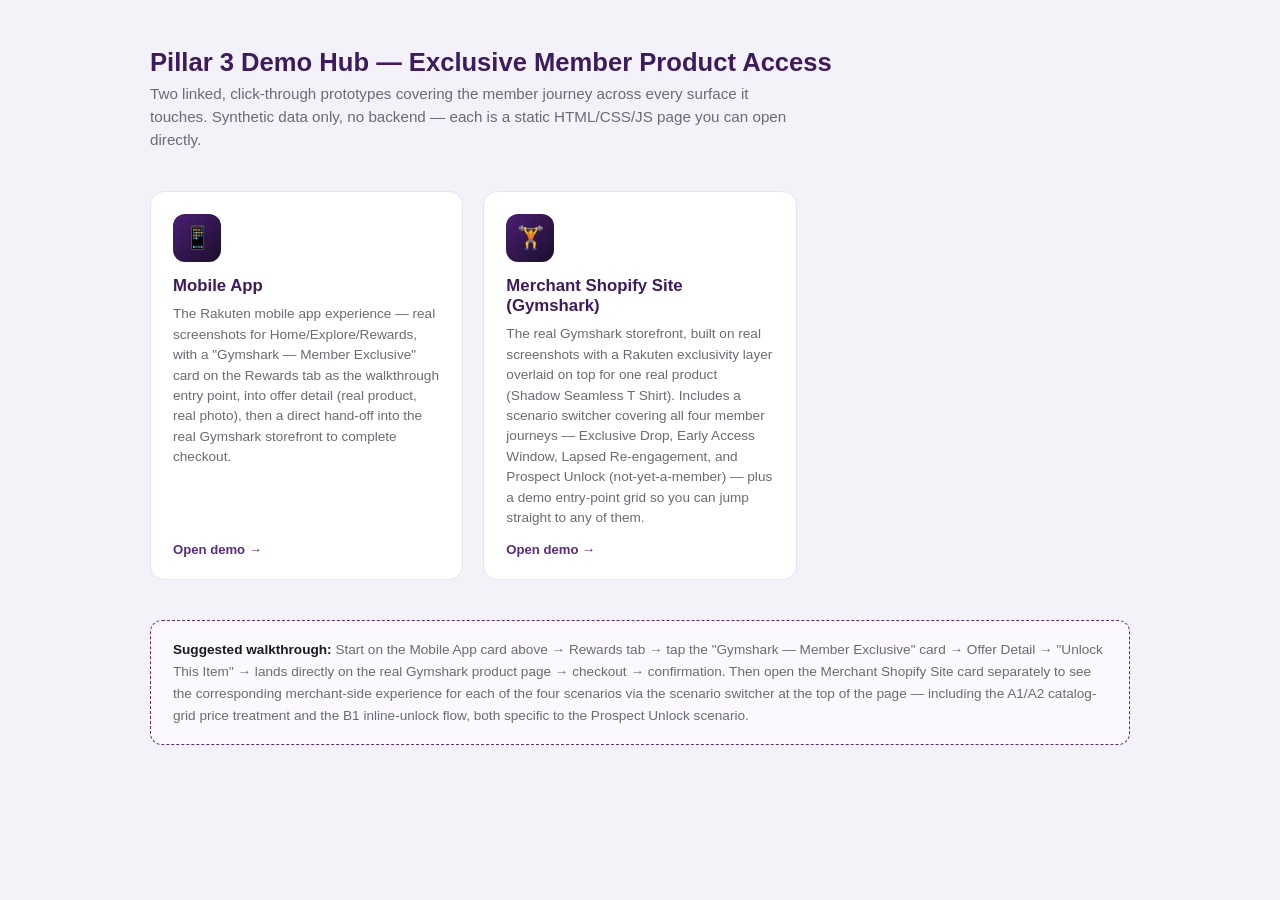
<file: index.html>
<!DOCTYPE html>
<html lang="en">
<head>
<meta charset="UTF-8">
<meta name="viewport" content="width=device-width, initial-scale=1.0">
<title>Demo Hub — Pillar 3 Exclusive Member Product Access</title>
<style>
  :root {
    --purple: #5B2A86;
    --purple-dark: #3E1B5E;
    --lavender: #EDEAF7;
    --gradient-exclusive: linear-gradient(135deg, #4B1F73 0%, #1A0E2B 100%);
    --text: #1A1A1A;
    --text-muted: #6B6B75;
    --border: #E7E4EF;
  }
  * { box-sizing: border-box; }
  body {
    margin: 0;
    font-family: -apple-system, BlinkMacSystemFont, "Segoe UI", Roboto, Helvetica, Arial, sans-serif;
    background: #F4F2F9;
    color: var(--text);
    padding: 48px 24px 64px;
  }
  .wrap { max-width: 980px; margin: 0 auto; }
  h1 { font-size: 1.6rem; color: var(--purple-dark); margin: 0 0 6px; }
  .sub { color: var(--text-muted); font-size: 0.95rem; margin: 0 0 40px; max-width: 640px; line-height: 1.5; }
  .cards {
    display: grid;
    grid-template-columns: repeat(3, 1fr);
    gap: 20px;
    margin-bottom: 40px;
  }
  .card {
    border: 1px solid var(--border);
    border-radius: 14px;
    background: white;
    padding: 22px;
    display: flex;
    flex-direction: column;
    text-decoration: none;
    color: var(--text);
    transition: box-shadow 0.15s ease, transform 0.15s ease;
  }
  .card:hover { box-shadow: 0 8px 24px rgba(91,42,134,0.15); transform: translateY(-2px); }
  .card-icon {
    width: 48px;
    height: 48px;
    border-radius: 12px;
    background: var(--gradient-exclusive);
    color: white;
    display: flex;
    align-items: center;
    justify-content: center;
    font-size: 22px;
    margin-bottom: 14px;
  }
  .card h2 { font-size: 1.05rem; margin: 0 0 8px; color: var(--purple-dark); }
  .card p { font-size: 0.85rem; color: var(--text-muted); line-height: 1.5; margin: 0 0 14px; flex: 1; }
  .card .enter { font-size: 0.82rem; font-weight: 700; color: var(--purple); }
  .walkthrough {
    border: 1px dashed var(--purple);
    border-radius: 12px;
    padding: 18px 22px;
    background: #FBF9FF;
    font-size: 0.85rem;
    color: var(--text-muted);
    line-height: 1.6;
    margin-bottom: 32px;
  }
  .walkthrough strong { color: var(--text); }
  .refs {
    font-size: 0.82rem;
    color: var(--text-muted);
  }
  .refs a { color: var(--purple); text-decoration: underline; }
</style>
</head>
<body>

<div class="wrap">
  <h1>Pillar 3 Demo Hub — Exclusive Member Product Access</h1>
  <p class="sub">Two linked, click-through prototypes covering the member journey across every surface it touches. Synthetic data only, no backend — each is a static HTML/CSS/JS page you can open directly.</p>

  <div class="cards">
    <a class="card" href="pillar-3-exclusive-access/index.html">
      <div class="card-icon">📱</div>
      <h2>Mobile App</h2>
      <p>The Rakuten mobile app experience — real screenshots for Home/Explore/Rewards, with a "Gymshark — Member Exclusive" card on the Rewards tab as the walkthrough entry point, into offer detail (real product, real photo), then a direct hand-off into the real Gymshark storefront to complete checkout.</p>
      <span class="enter">Open demo →</span>
    </a>

    <a class="card" href="pillar-3-merchant-shopify/index.html">
      <div class="card-icon">🏋️</div>
      <h2>Merchant Shopify Site (Gymshark)</h2>
      <p>The real Gymshark storefront, built on real screenshots with a Rakuten exclusivity layer overlaid on top for one real product (Shadow Seamless T Shirt). Includes a scenario switcher covering all four member journeys — Exclusive Drop, Early Access Window, Lapsed Re-engagement, and Prospect Unlock (not-yet-a-member) — plus a demo entry-point grid so you can jump straight to any of them.</p>
      <span class="enter">Open demo →</span>
    </a>
  </div>

  <div class="walkthrough">
    <strong>Suggested walkthrough:</strong> Start on the Mobile App card above → Rewards tab → tap the "Gymshark — Member Exclusive" card → Offer Detail → "Unlock This Item" → lands directly on the real Gymshark product page → checkout → confirmation. Then open the Merchant Shopify Site card separately to see the corresponding merchant-side experience for each of the four scenarios via the scenario switcher at the top of the page — including the A1/A2 catalog-grid price treatment and the B1 inline-unlock flow, both specific to the Prospect Unlock scenario.
  </div>
</div>

</body>
</html>
</file>
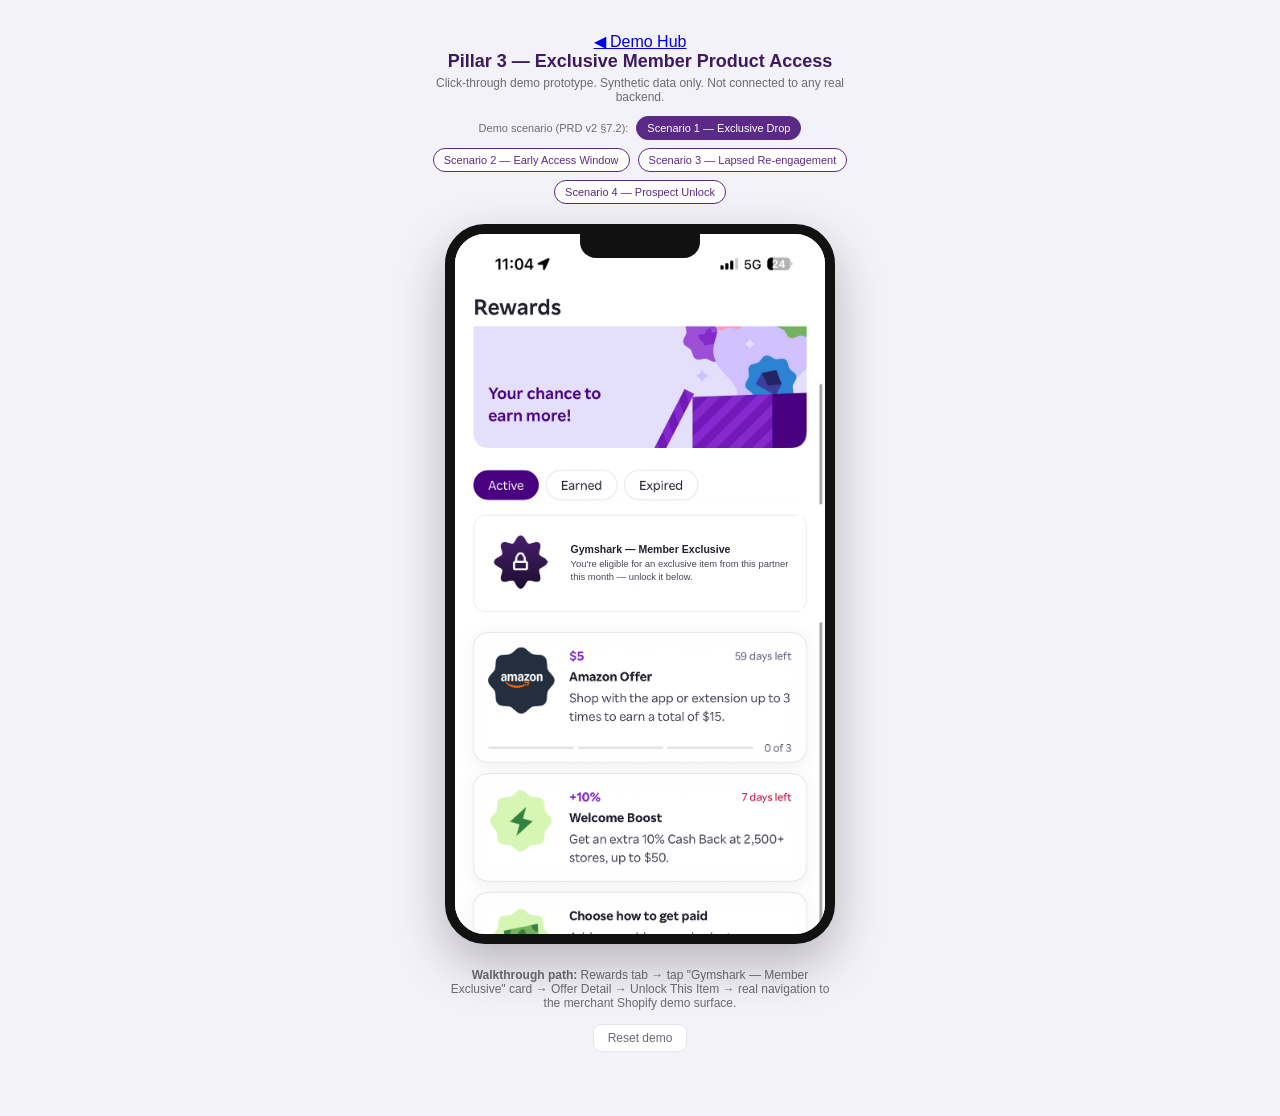
<file: pillar-3-exclusive-access/index.html>
<!DOCTYPE html>
<html lang="en">
<head>
<meta charset="UTF-8">
<meta name="viewport" content="width=device-width, initial-scale=1.0">
<title>Pillar 3 Demo — Exclusive Member Product Access</title>
<link rel="stylesheet" href="styles.css">
</head>
<body>

<div class="rig">

  <div class="rig-header">
    <a href="../index.html" class="demo-hub-link">◀ Demo Hub</a>
    <h1>Pillar 3 — Exclusive Member Product Access</h1>
    <p>Click-through demo prototype. Synthetic data only. Not connected to any real backend.</p>
    <div class="variant-toggle" id="scenarioToggle">
      <span>Demo scenario (PRD v2 §7.2):</span>
      <!-- Buttons injected by app.js from shared PILLAR3.SCENARIOS -->
    </div>
  </div>

  <div class="phone">
    <div class="phone-notch"></div>
    <!-- Hand-coded statusbar/nav below are only shown for screens that have no real
         screenshot (offerDetail, searchEmpty, instore/account placeholder).
         Home/Explore/Rewards render real screenshots that already have a real
         status bar + nav bar baked into their pixels, so app.js hides both of
         these elements while one of those three is active. -->
    <div class="statusbar" id="statusBar">
      <span>11:04</span>
      <span class="statusbar-icons">•••• 5G 🔋</span>
    </div>

    <div class="screen-viewport" id="screenViewport">
      <!-- Screens injected by app.js -->
    </div>

    <nav class="bottom-nav" id="bottomNav">
      <button class="nav-item" data-screen="home">
        <span class="nav-icon">
          <svg viewBox="0 0 24 24" fill="none" stroke="currentColor" stroke-width="2" stroke-linecap="round" stroke-linejoin="round"><path d="M3 11.5 12 4l9 7.5"/><path d="M5.5 10v9.5a1 1 0 0 0 1 1H9a1 1 0 0 0 1-1V15a1 1 0 0 1 1-1h2a1 1 0 0 1 1 1v4.5a1 1 0 0 0 1 1h2.5a1 1 0 0 0 1-1V10"/></svg>
        </span><span>Home</span>
      </button>
      <button class="nav-item" data-screen="explore">
        <span class="nav-icon">
          <svg viewBox="0 0 24 24" fill="none" stroke="currentColor" stroke-width="2" stroke-linecap="round" stroke-linejoin="round"><circle cx="11" cy="11" r="7"/><path d="m20 20-3.6-3.6"/></svg>
        </span><span>Explore</span>
      </button>
      <button class="nav-item" data-screen="rewards">
        <span class="nav-icon">
          <svg viewBox="0 0 24 24" fill="none" stroke="currentColor" stroke-width="2" stroke-linecap="round" stroke-linejoin="round"><rect x="3" y="9" width="18" height="11" rx="1.5"/><path d="M3 9h18v3.5H3z" fill="currentColor" stroke="none" opacity="0.15"/><path d="M12 9v11M3 9V7a1.5 1.5 0 0 1 1.5-1.5H9A3 3 0 0 1 12 8a3 3 0 0 1 3-2.5h4.5A1.5 1.5 0 0 1 21 7v2"/><path d="M12 8a2.5 2.5 0 0 0-2.5-2.5A2 2 0 0 0 7.5 7.5C7.5 9 9 9 12 9Zm0 0a2.5 2.5 0 0 1 2.5-2.5A2 2 0 0 1 16.5 7.5c0 1.5-1.5 1.5-4.5 1.5Z"/></svg>
        </span><span>Rewards</span>
      </button>
      <button class="nav-item" data-screen="instore">
        <span class="nav-icon">
          <svg viewBox="0 0 24 24" fill="none" stroke="currentColor" stroke-width="2" stroke-linecap="round" stroke-linejoin="round"><path d="M12 21s7-6.5 7-12a7 7 0 1 0-14 0c0 5.5 7 12 7 12Z"/><circle cx="12" cy="9" r="2.5"/></svg>
        </span><span>In-Store</span>
      </button>
      <button class="nav-item" data-screen="account">
        <span class="nav-icon">
          <svg viewBox="0 0 24 24" fill="none" stroke="currentColor" stroke-width="2" stroke-linecap="round" stroke-linejoin="round"><circle cx="12" cy="8" r="4"/><path d="M4 20c0-3.5 3.5-6 8-6s8 2.5 8 6"/></svg>
        </span><span>Account</span>
      </button>
    </nav>
  </div>

  <div class="rig-footer">
    <p><strong>Walkthrough path:</strong> Rewards tab → tap "Gymshark — Member Exclusive" card → Offer Detail → Unlock This Item → real navigation to the merchant Shopify demo surface.</p>
    <button id="resetBtn" class="reset-btn">Reset demo</button>
  </div>

</div>

<script src="../shared/lifecycle-data.js"></script>
<script src="app.js"></script>
</body>
</html>
</file>
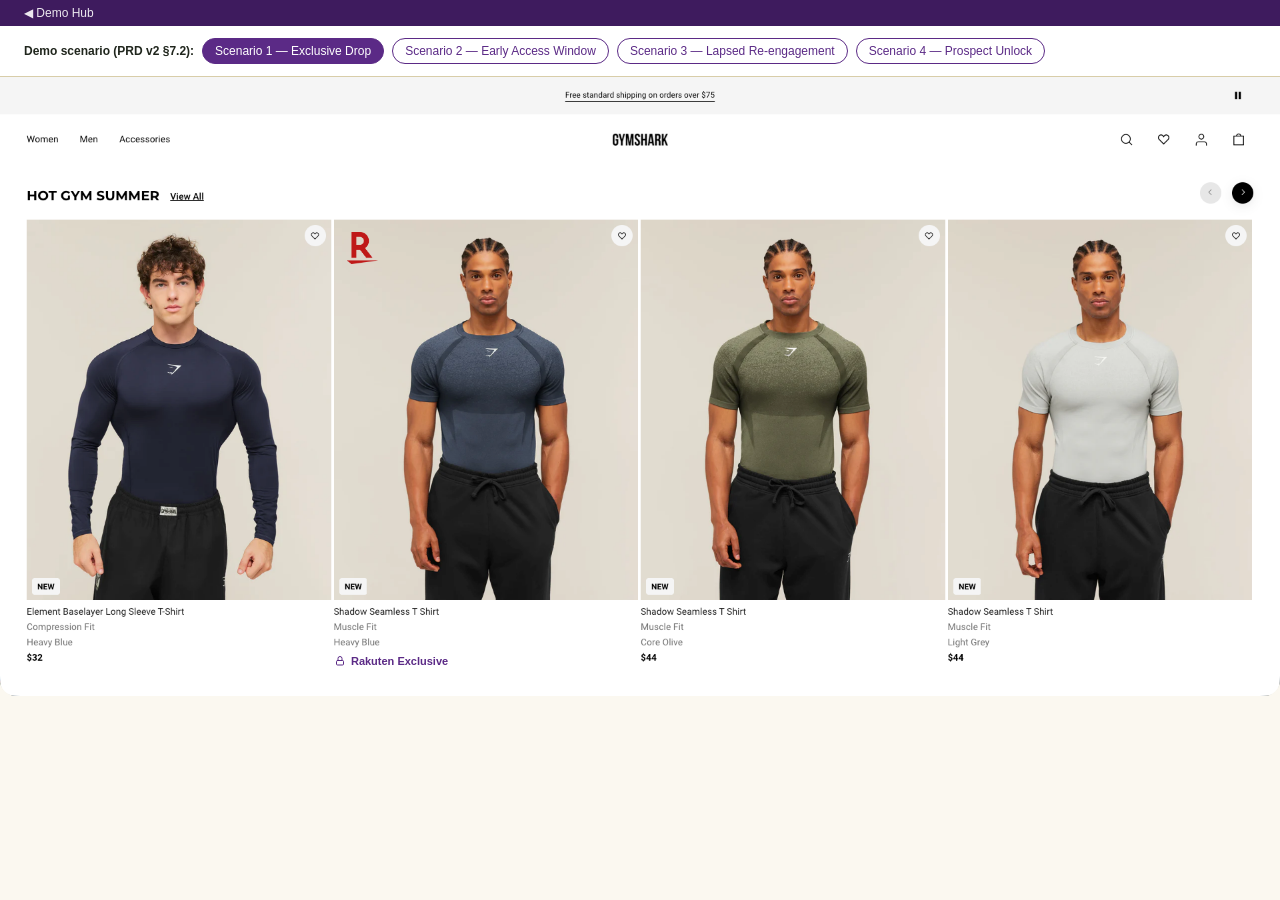
<file: pillar-3-merchant-shopify/index.html>
<!DOCTYPE html>
<html lang="en">
<head>
<meta charset="UTF-8">
<meta name="viewport" content="width=device-width, initial-scale=1.0">
<title>Gymshark — Merchant Storefront Demo</title>
<link rel="stylesheet" href="styles.css">
</head>
<body>

<div class="demo-hub-strip">
  <a class="demo-hub-link" href="../index.html">◀ Demo Hub</a>
</div>

<div class="scenario-controls" id="scenarioControls">
  <div class="scenario-row" id="scenarioRow">
    <span class="scenario-label">Demo scenario (PRD v2 §7.2):</span>
    <!-- Buttons injected by app.js from shared PILLAR3.SCENARIOS -->
  </div>
</div>

<main class="view-root" id="viewRoot">
  <!-- Views injected by app.js: just the real Gymshark screenshot plus a
       minimal Rakuten overlay, one view at a time. No hand-coded merchant
       nav, footer, or extra pages — the real screenshot IS the page. -->
</main>

<script src="../shared/products.js"></script>
<script src="../shared/lifecycle-data.js"></script>
<script src="app.js"></script>
</body>
</html>
</file>
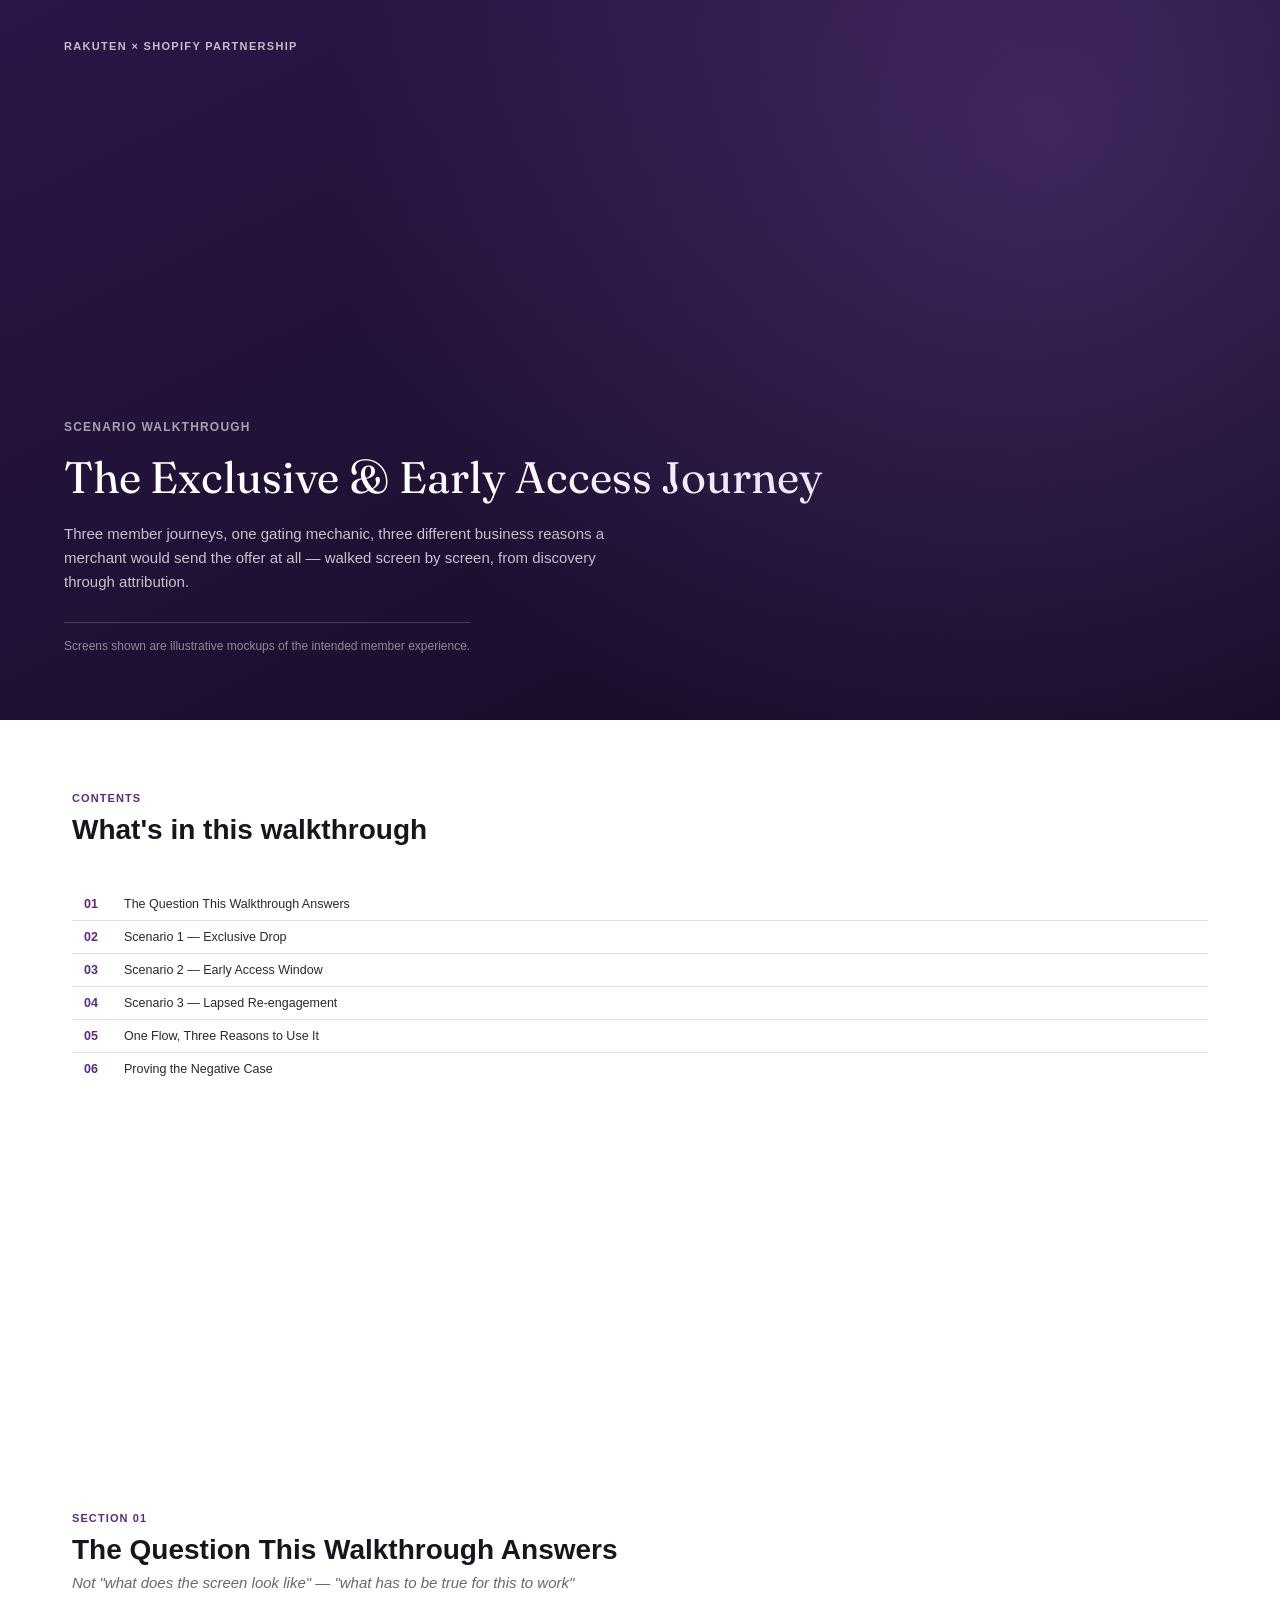
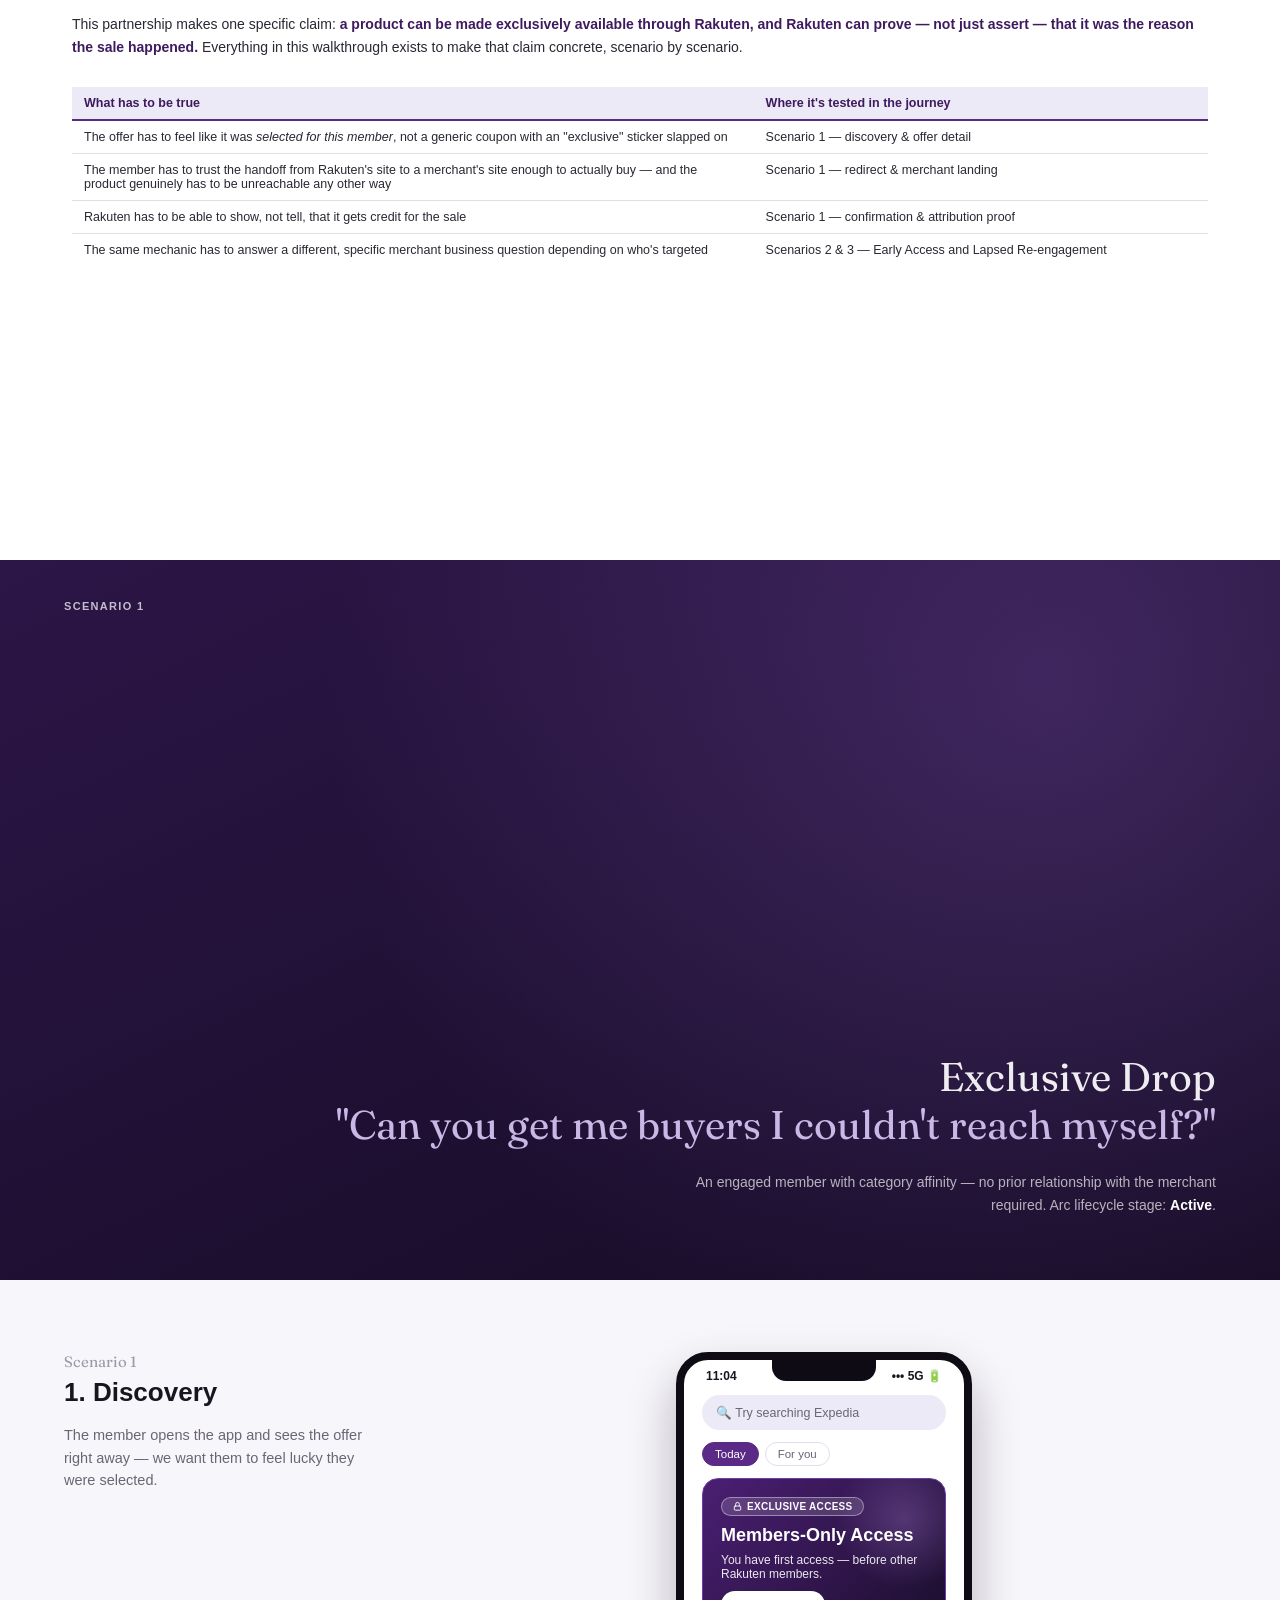
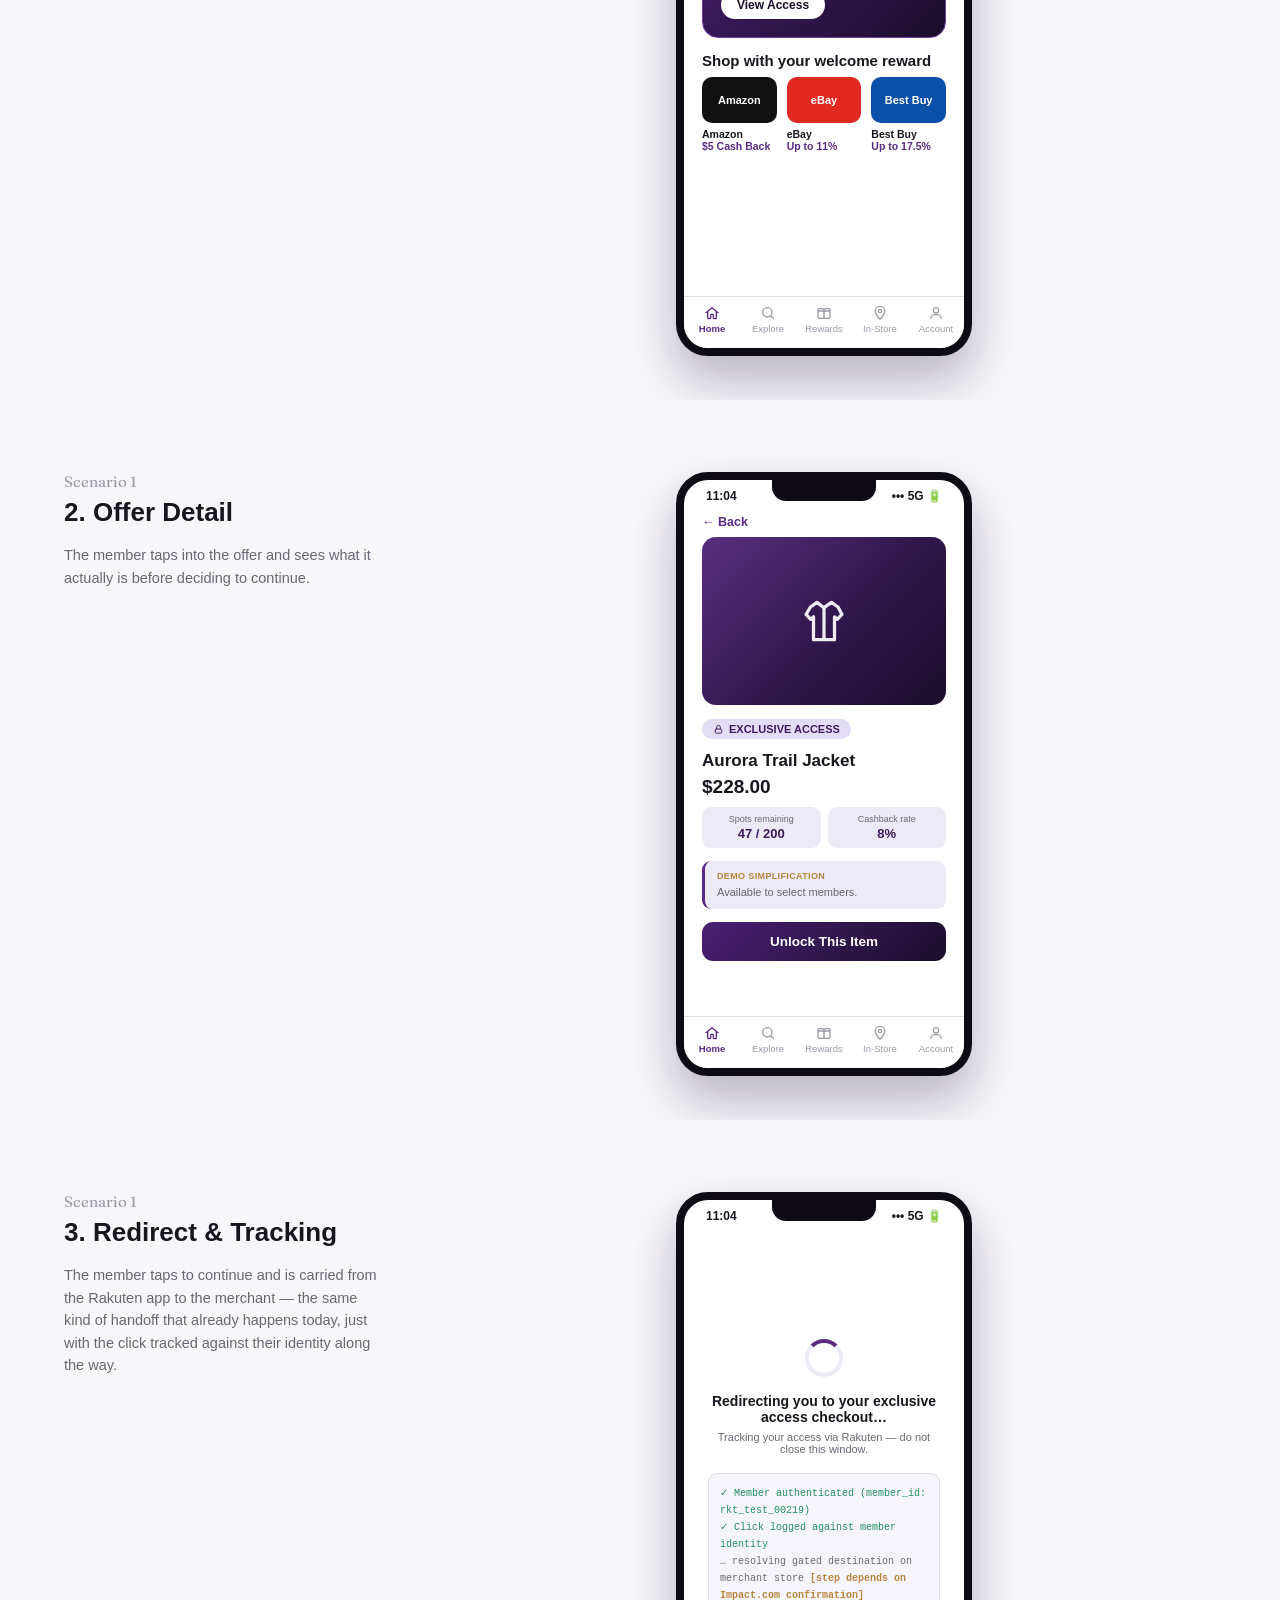
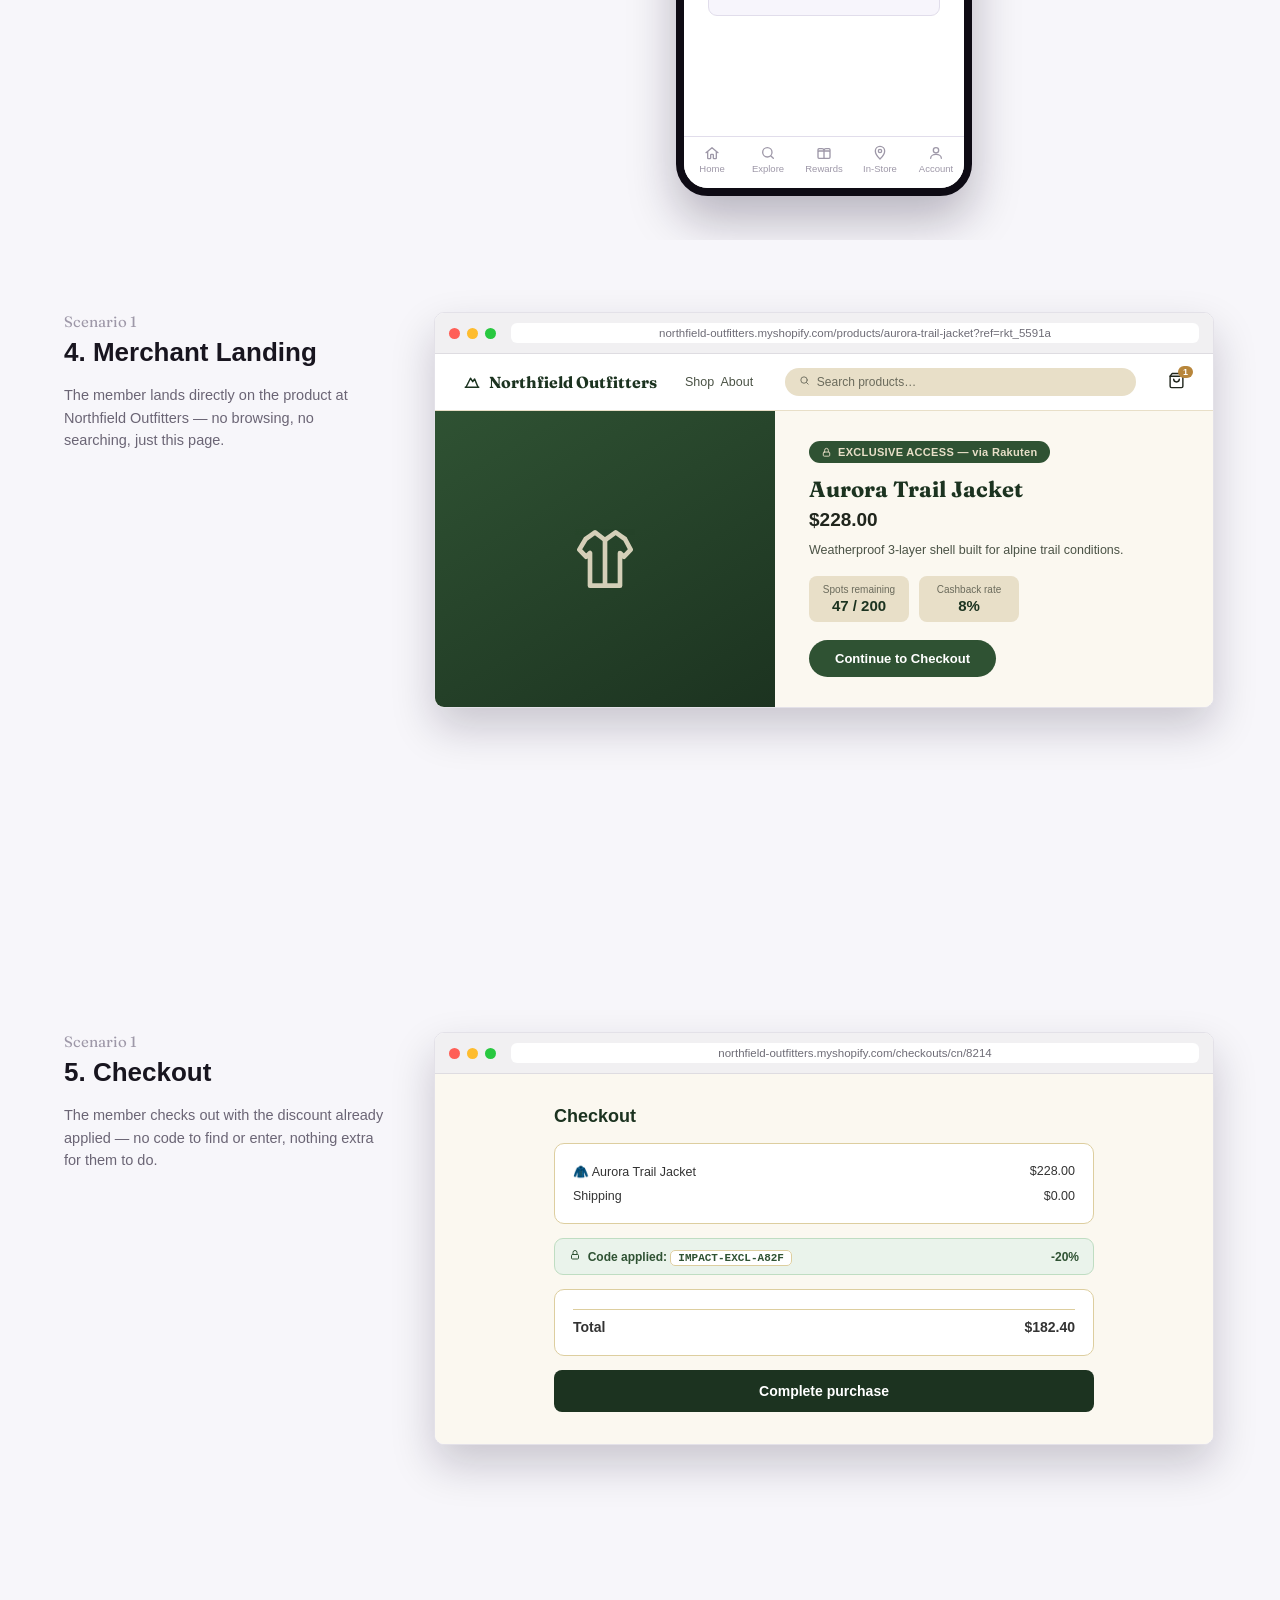
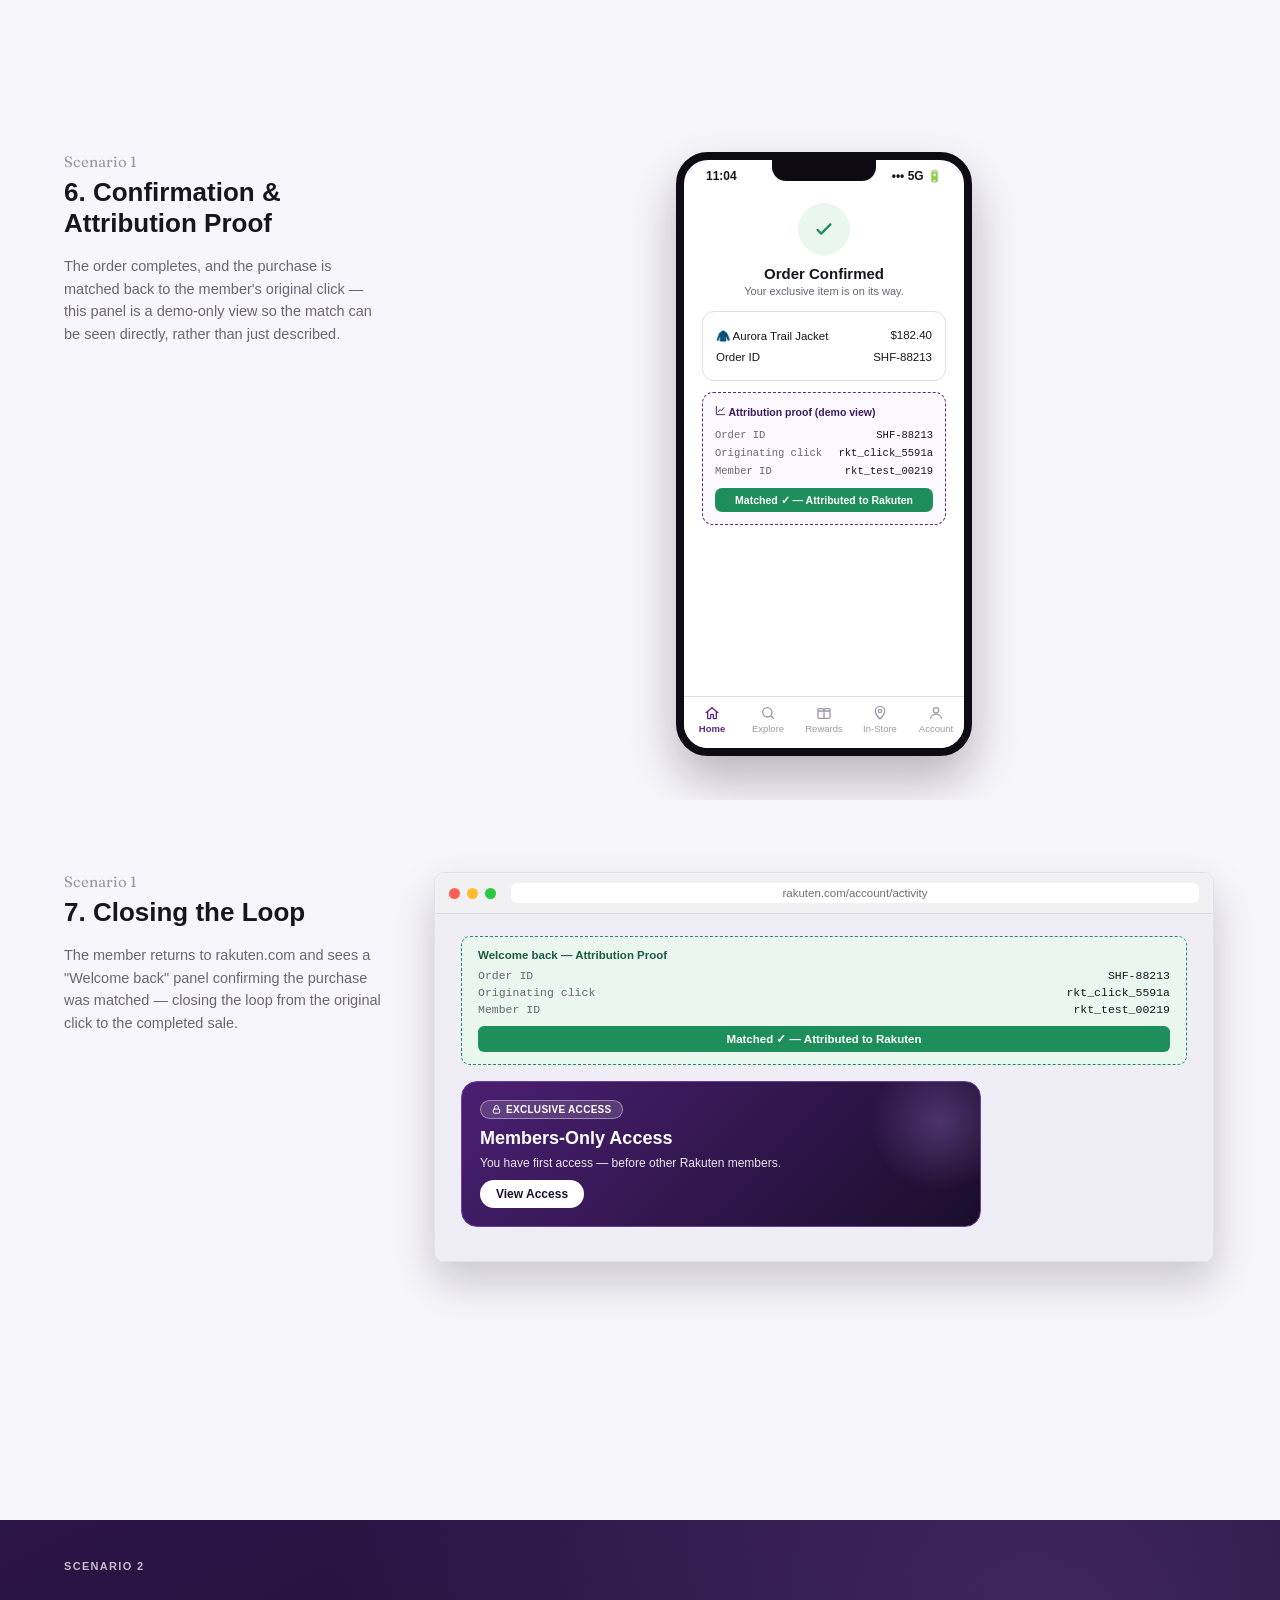
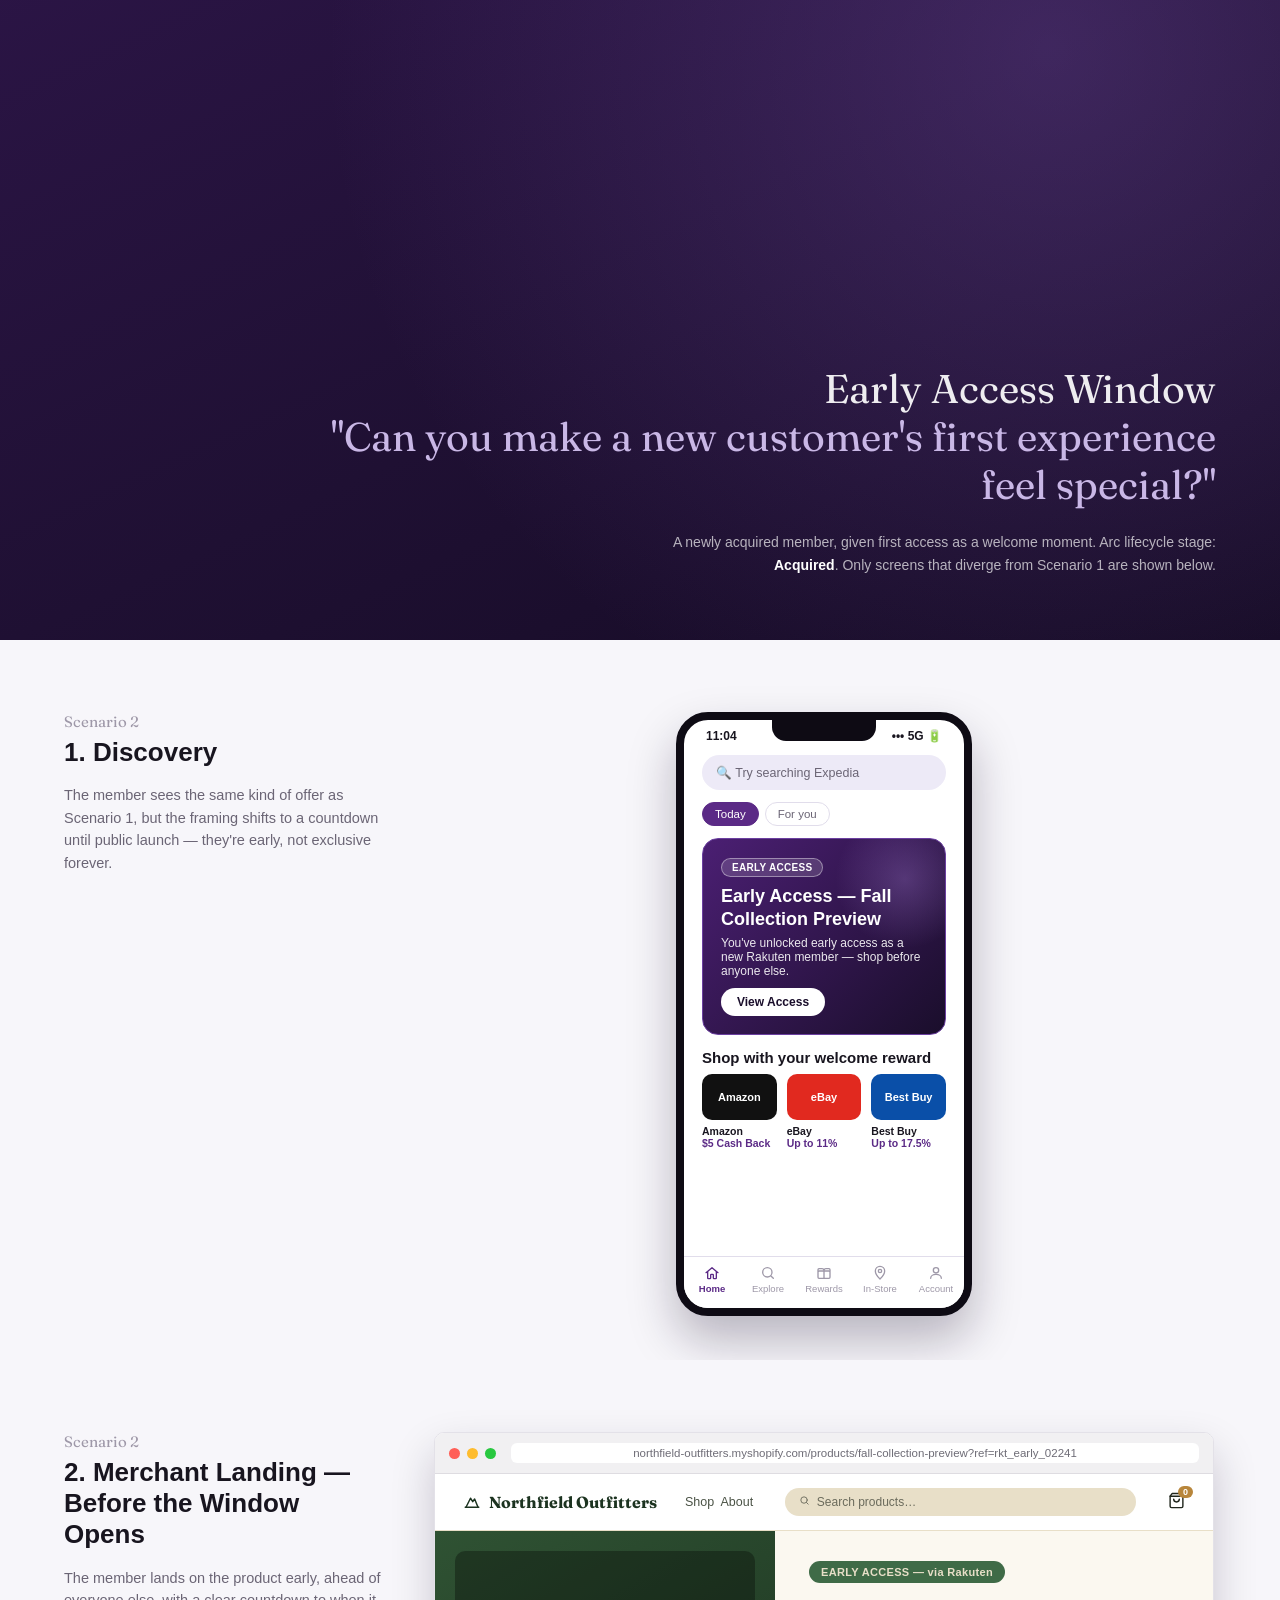
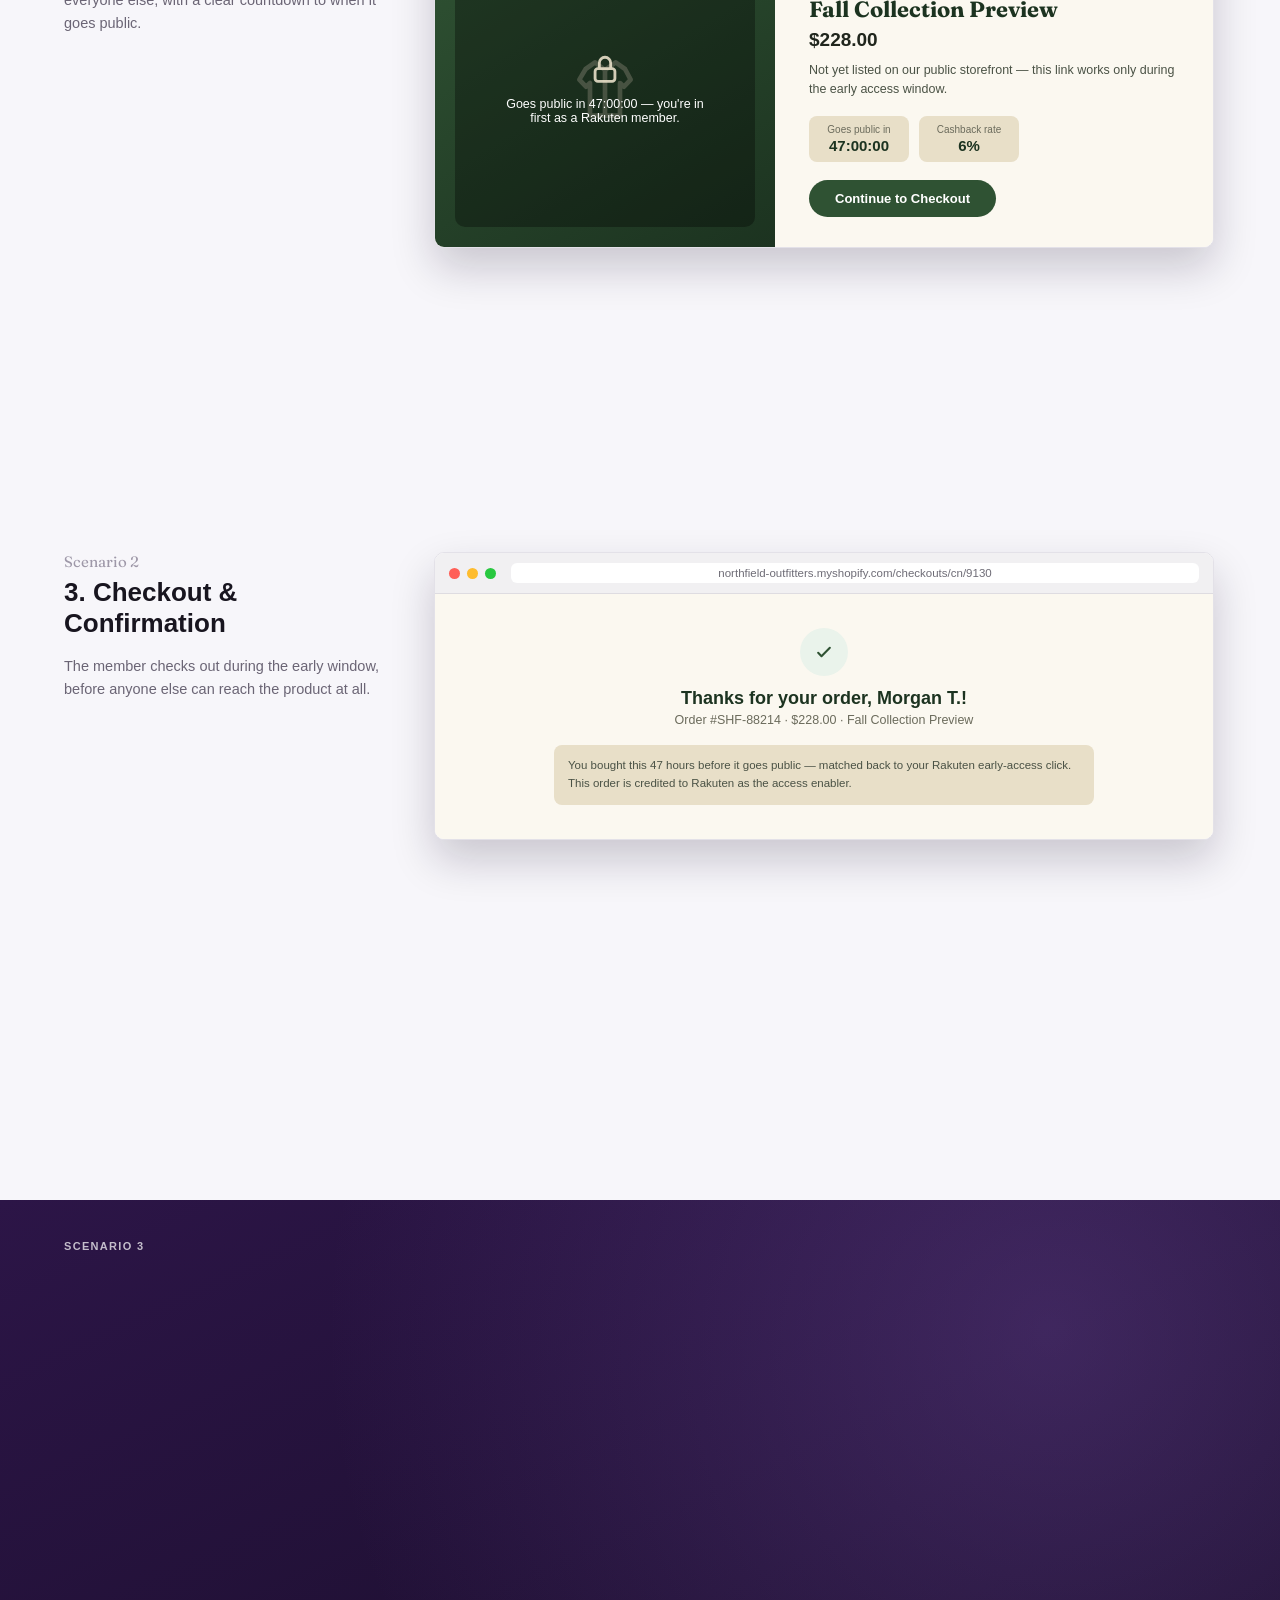
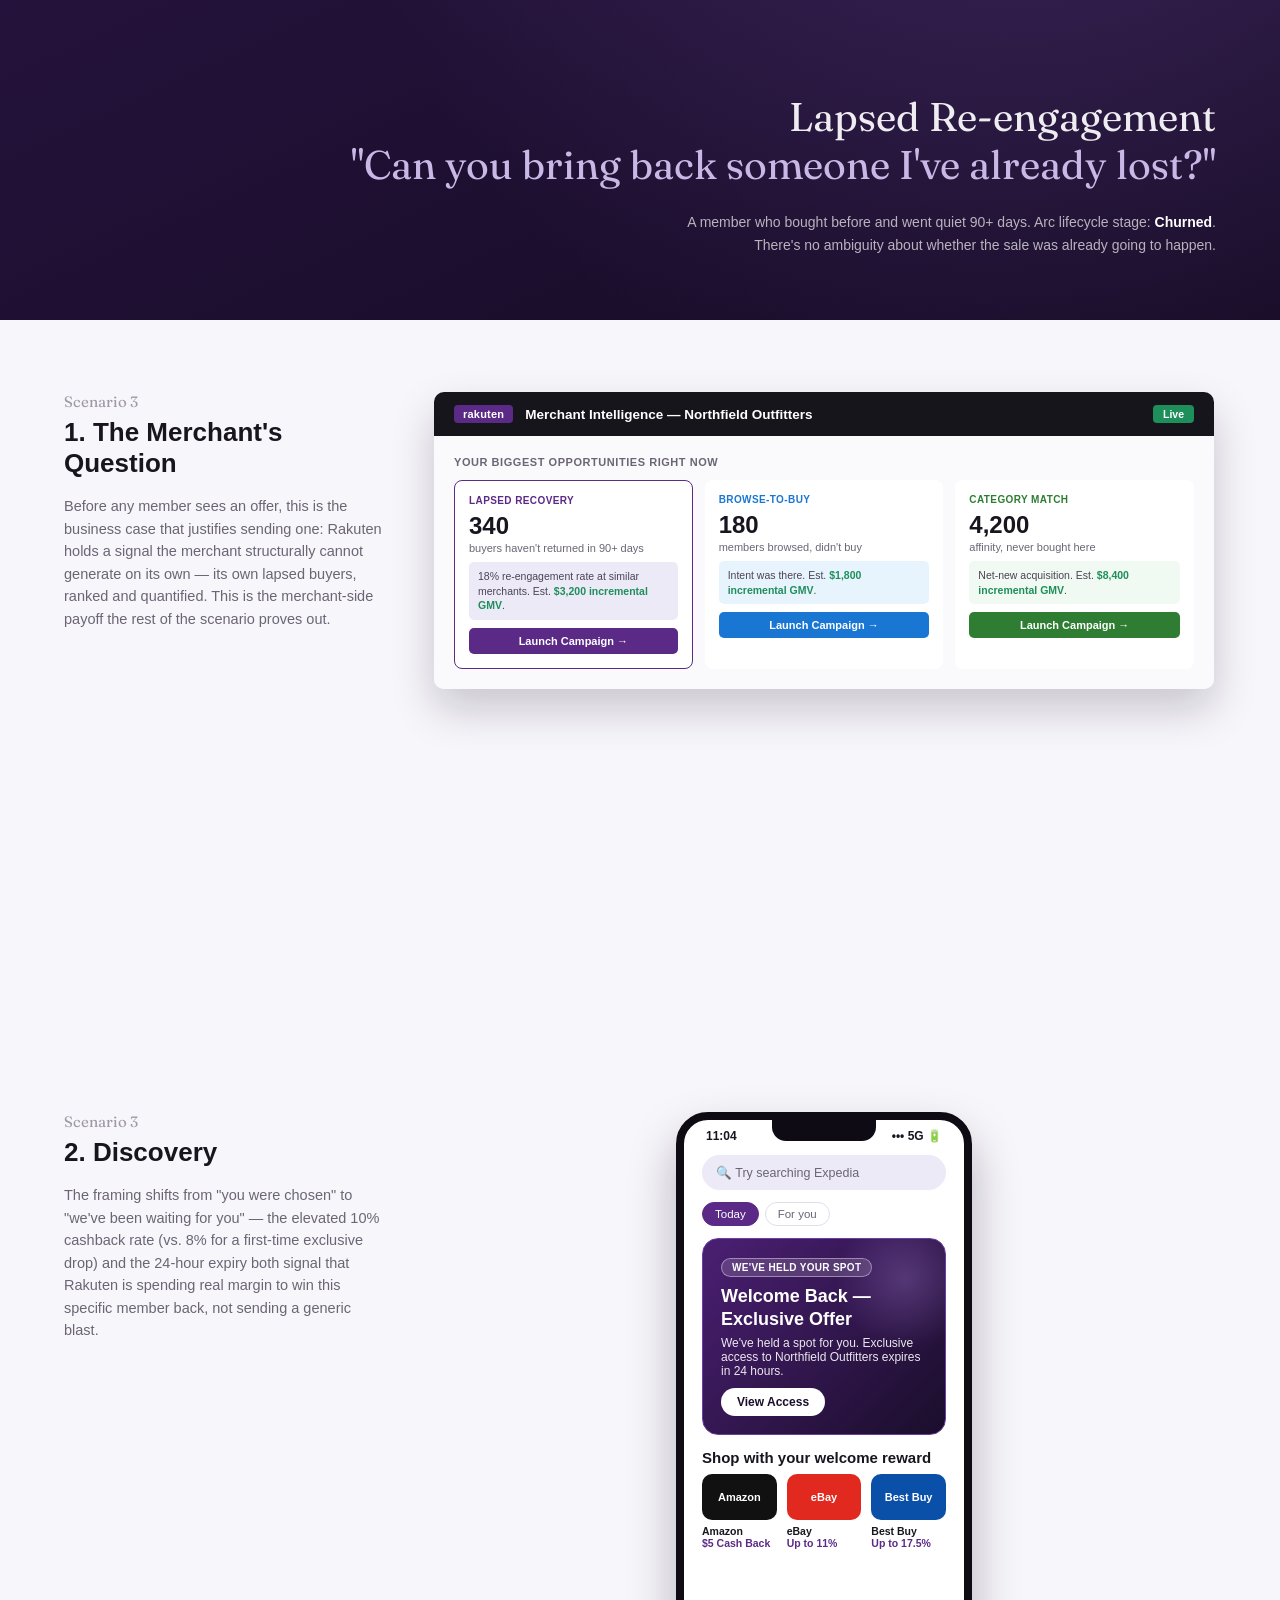
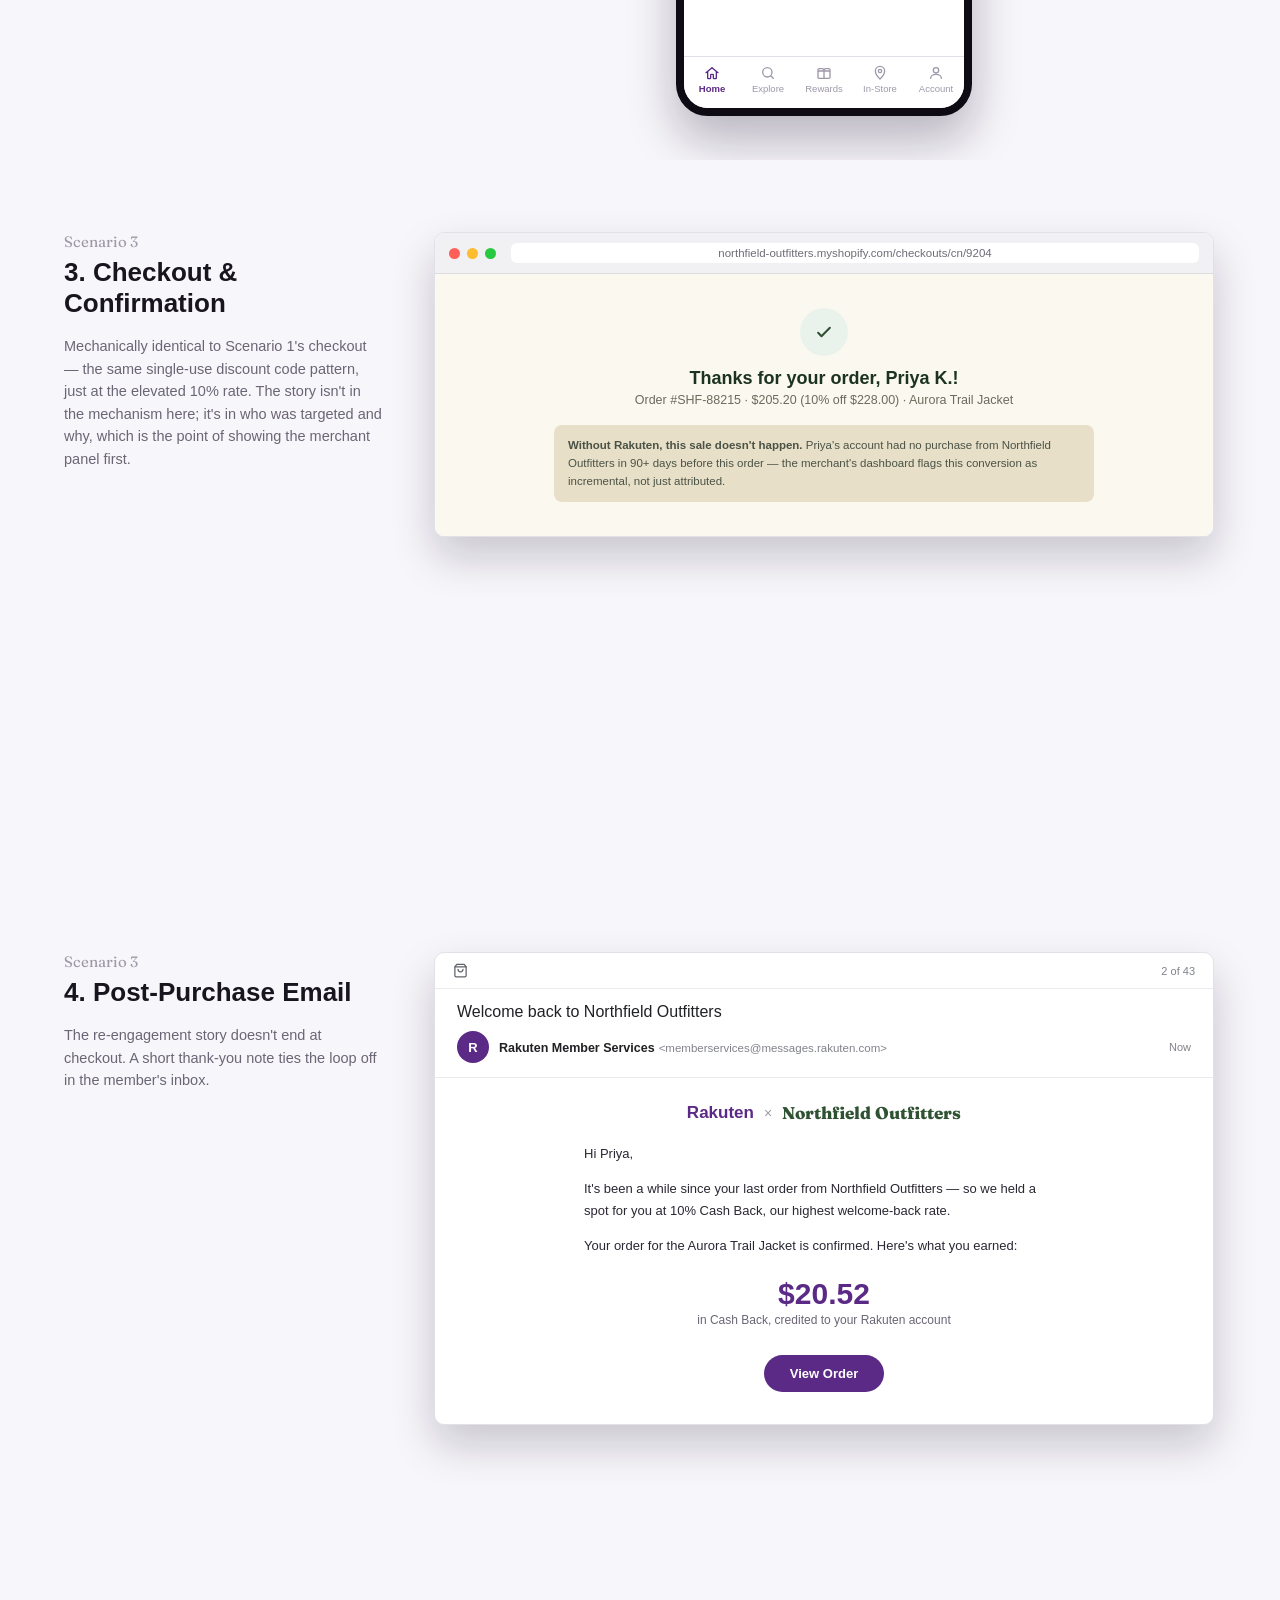
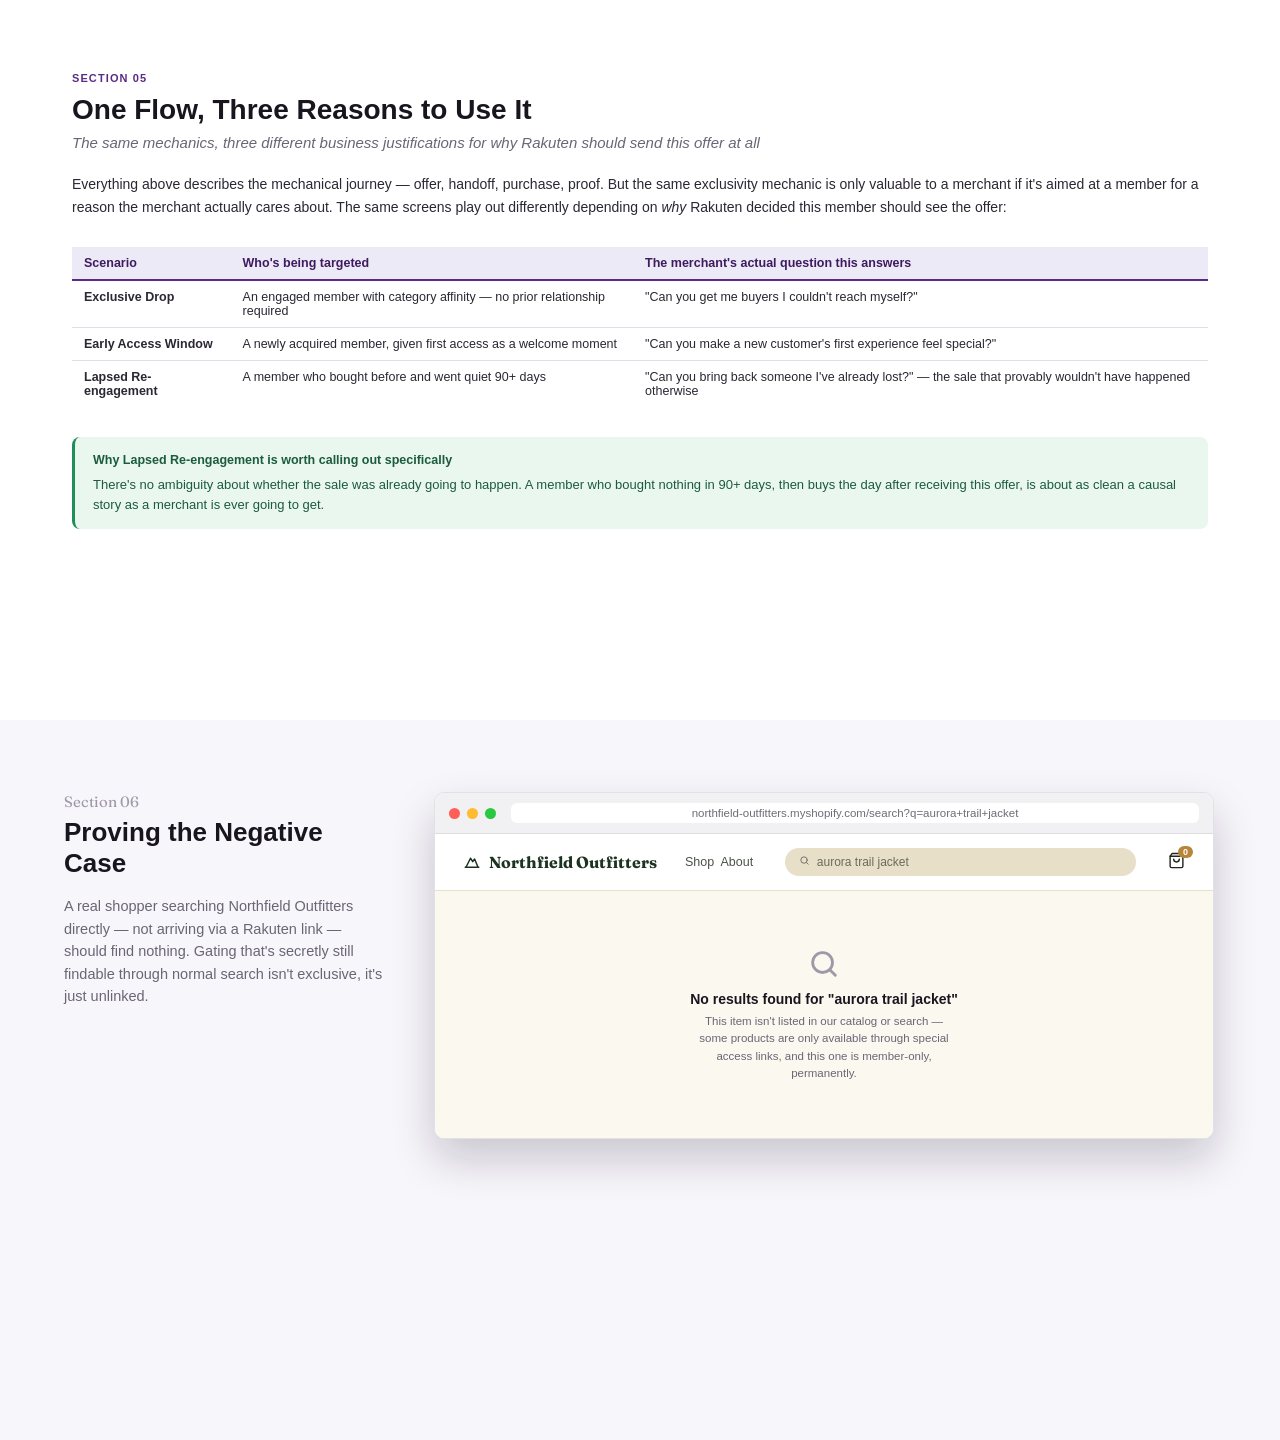
<file: walkthrough/deck-v2.html>
<!DOCTYPE html>
<html lang="en">
<head>
<meta charset="UTF-8">
<title>Pillar 3 — High-Fidelity Scenario Walkthrough</title>
<link rel="stylesheet" href="deck-v2.css">
</head>
<body>

<!-- ============================== ICON DEFS ============================== -->
<svg style="display:none">
  <defs>
    <symbol id="i-lock" viewBox="0 0 24 24" fill="none" stroke="currentColor" stroke-width="2" stroke-linecap="round" stroke-linejoin="round">
      <rect x="5" y="11" width="14" height="9" rx="2"/><path d="M8 11V7a4 4 0 0 1 8 0v4"/>
    </symbol>
    <symbol id="i-check" viewBox="0 0 24 24" fill="none" stroke="currentColor" stroke-width="2.5" stroke-linecap="round" stroke-linejoin="round">
      <polyline points="5 13 9 17 19 7"/>
    </symbol>
    <symbol id="i-search" viewBox="0 0 24 24" fill="none" stroke="currentColor" stroke-width="2" stroke-linecap="round" stroke-linejoin="round">
      <circle cx="11" cy="11" r="7"/><path d="m20 20-3.6-3.6"/>
    </symbol>
    <symbol id="i-jacket" viewBox="0 0 24 24" fill="none" stroke="currentColor" stroke-width="1.4" stroke-linecap="round" stroke-linejoin="round">
      <path d="M9 4 6.2 6 4.3 9.2 6.3 11.3 7.5 10.2V20h9v-9.8l1.2 1.1 2-2.1L18 6l-2.8-2-3.2 2.3z"/>
      <path d="M12 6.5V20"/>
    </symbol>
    <symbol id="i-mountain" viewBox="0 0 24 24" fill="none" stroke="currentColor" stroke-width="2" stroke-linecap="round" stroke-linejoin="round">
      <path d="M3 19h18"/><path d="M4 19 10 7l3 4.5L15.5 8 20 19"/>
    </symbol>
    <symbol id="i-gift" viewBox="0 0 24 24" fill="none" stroke="currentColor" stroke-width="2" stroke-linecap="round" stroke-linejoin="round">
      <rect x="3" y="8" width="18" height="13" rx="1"/><path d="M12 8v13"/><path d="M3 8h18"/>
      <path d="M12 8c-1.2 0-3-1-3-2.5S10.3 3 12 4.5C13.7 3 15 4 15 5.5S13.2 8 12 8Z"/>
    </symbol>
    <symbol id="i-arrow-right" viewBox="0 0 24 24" fill="none" stroke="currentColor" stroke-width="2" stroke-linecap="round" stroke-linejoin="round">
      <line x1="5" y1="12" x2="19" y2="12"/><polyline points="12 5 19 12 12 19"/>
    </symbol>
    <symbol id="i-pin" viewBox="0 0 24 24" fill="none" stroke="currentColor" stroke-width="2" stroke-linecap="round" stroke-linejoin="round">
      <path d="M12 21s7-6.5 7-12a7 7 0 1 0-14 0c0 5.5 7 12 7 12Z"/><circle cx="12" cy="9" r="2.5"/>
    </symbol>
    <symbol id="i-cart" viewBox="0 0 24 24" fill="none" stroke="currentColor" stroke-width="2" stroke-linecap="round" stroke-linejoin="round">
      <path d="M6 2 3 6v14a2 2 0 0 0 2 2h14a2 2 0 0 0 2-2V6l-3-4Z"/><path d="M3 6h18"/><path d="M16 10a4 4 0 0 1-8 0"/>
    </symbol>
    <symbol id="i-home" viewBox="0 0 24 24" fill="none" stroke="currentColor" stroke-width="2" stroke-linecap="round" stroke-linejoin="round">
      <path d="M3 11.5 12 4l9 7.5"/><path d="M5.5 10v9.5a1 1 0 0 0 1 1H9a1 1 0 0 0 1-1V15a1 1 0 0 1 1-1h2a1 1 0 0 1 1 1v4.5a1 1 0 0 0 1 1h2.5a1 1 0 0 0 1-1V10"/>
    </symbol>
    <symbol id="i-rewards" viewBox="0 0 24 24" fill="none" stroke="currentColor" stroke-width="2" stroke-linecap="round" stroke-linejoin="round">
      <rect x="3" y="9" width="18" height="11" rx="1.5"/><path d="M12 9v11M3 9V7a1.5 1.5 0 0 1 1.5-1.5H9A3 3 0 0 1 12 8a3 3 0 0 1 3-2.5h4.5A1.5 1.5 0 0 1 21 7v2"/>
    </symbol>
    <symbol id="i-account" viewBox="0 0 24 24" fill="none" stroke="currentColor" stroke-width="2" stroke-linecap="round" stroke-linejoin="round">
      <circle cx="12" cy="8" r="4"/><path d="M4 20c0-3.5 3.5-6 8-6s8 2.5 8 6"/>
    </symbol>
    <symbol id="i-chart" viewBox="0 0 24 24" fill="none" stroke="currentColor" stroke-width="2" stroke-linecap="round" stroke-linejoin="round">
      <path d="M3 3v18h18"/><path d="M7 15l4-5 3 3 5-7"/>
    </symbol>
  </defs>
</svg>

<!-- ============================================================ -->
<!-- SLIDE 1 — COVER                                               -->
<!-- ============================================================ -->
<section class="slide slide--divider">
  <div class="slide-eyebrow on-dark">RAKUTEN × SHOPIFY PARTNERSHIP</div>
  <div class="cover-kicker" style="align-self:flex-start; text-align:left; position:relative; z-index:2; margin-top:auto;">Scenario Walkthrough</div>
  <h1 class="cover-title" style="align-self:flex-start; text-align:left;">The Exclusive &amp; Early Access Journey</h1>
  <p class="cover-desc" style="align-self:flex-start; text-align:left;">Three member journeys, one gating mechanic, three different business reasons a merchant would send the offer at all — walked screen by screen, from discovery through attribution.</p>
  <div class="cover-footnote" style="align-self:flex-start; text-align:left;">Screens shown are illustrative mockups of the intended member experience.</div>
</section>

<!-- ============================================================ -->
<!-- SLIDE 2 — CONTENTS                                            -->
<!-- ============================================================ -->
<section class="slide slide--text">
  <div class="text-eyebrow">Contents</div>
  <div class="text-title" style="margin-bottom:28px;">What's in this walkthrough</div>
  <table class="deck-table">
    <tbody>
      <tr><td style="width:40px; color:var(--purple); font-weight:700;">01</td><td>The Question This Walkthrough Answers</td></tr>
      <tr><td style="color:var(--purple); font-weight:700;">02</td><td>Scenario 1 — Exclusive Drop</td></tr>
      <tr><td style="color:var(--purple); font-weight:700;">03</td><td>Scenario 2 — Early Access Window</td></tr>
      <tr><td style="color:var(--purple); font-weight:700;">04</td><td>Scenario 3 — Lapsed Re-engagement</td></tr>
      <tr><td style="color:var(--purple); font-weight:700;">05</td><td>One Flow, Three Reasons to Use It</td></tr>
      <tr><td style="color:var(--purple); font-weight:700;">06</td><td>Proving the Negative Case</td></tr>
    </tbody>
  </table>
</section>

<!-- ============================================================ -->
<!-- SLIDE 3 — THE QUESTION THIS WALKTHROUGH ANSWERS               -->
<!-- ============================================================ -->
<section class="slide slide--text">
  <div class="text-eyebrow">Section 01</div>
  <div class="text-title">The Question This Walkthrough Answers</div>
  <div class="text-deck">Not "what does the screen look like" — "what has to be true for this to work"</div>
  <div class="text-body">
    <p>This partnership makes one specific claim: <strong>a product can be made exclusively available through Rakuten, and Rakuten can prove — not just assert — that it was the reason the sale happened.</strong> Everything in this walkthrough exists to make that claim concrete, scenario by scenario.</p>
  </div>
  <table class="deck-table">
    <thead><tr><th style="width:60%;">What has to be true</th><th>Where it's tested in the journey</th></tr></thead>
    <tbody>
      <tr><td>The offer has to feel like it was <em>selected for this member</em>, not a generic coupon with an "exclusive" sticker slapped on</td><td>Scenario 1 — discovery &amp; offer detail</td></tr>
      <tr><td>The member has to trust the handoff from Rakuten's site to a merchant's site enough to actually buy — and the product genuinely has to be unreachable any other way</td><td>Scenario 1 — redirect &amp; merchant landing</td></tr>
      <tr><td>Rakuten has to be able to show, not tell, that it gets credit for the sale</td><td>Scenario 1 — confirmation &amp; attribution proof</td></tr>
      <tr><td>The same mechanic has to answer a different, specific merchant business question depending on who's targeted</td><td>Scenarios 2 &amp; 3 — Early Access and Lapsed Re-engagement</td></tr>
    </tbody>
  </table>
</section>

<!-- ============================================================ -->
<!-- SCENARIO 1 — EXCLUSIVE DROP                                   -->
<!-- ============================================================ -->

<section class="slide slide--divider">
  <div class="slide-eyebrow on-dark">SCENARIO 1</div>
  <div class="divider-headline">
    <span class="kicker">Exclusive Drop</span>
    <span class="lead">"Can you get me buyers I couldn't reach myself?"</span>
  </div>
  <div class="divider-sub">An engaged member with category affinity — no prior relationship with the merchant required. Arc lifecycle stage: <strong style="color:#fff;">Active</strong>.</div>
</section>

<!-- 1.1 Discovery -->
<section class="slide slide--content">
  <div>
    <div class="rail-step">Scenario 1</div>
    <div class="rail-title">1. Discovery</div>
    <p class="rail-sub">The member opens the app and sees the offer right away — we want them to feel lucky they were selected.</p>
  </div>
  <div class="frame-stage">
    <div class="phone">
      <div class="phone-notch"></div>
      <div class="phone-statusbar"><span>11:04</span><span>••• 5G 🔋</span></div>
      <div class="phone-screen">
        <div class="r-search-bar">🔍 Try searching Expedia</div>
        <div class="r-tabs"><span class="r-tab-pill active">Today</span><span class="r-tab-pill">For you</span></div>
        <div class="r-hero-card">
          <span class="r-lock-badge"><svg class="icon" style="width:11px;height:11px;"><use href="#i-lock"/></svg> EXCLUSIVE ACCESS</span>
          <h3>Members-Only Access</h3>
          <p>You have first access — before other Rakuten members.</p>
          <span class="r-pill-btn">View Access</span>
        </div>
        <div class="r-section-title">Shop with your welcome reward</div>
        <div class="r-store-grid">
          <div><div class="r-store-tile" style="background:#111;">Amazon</div><div class="r-store-label">Amazon</div><div class="r-store-rate">$5 Cash Back</div></div>
          <div><div class="r-store-tile" style="background:#E1291F;">eBay</div><div class="r-store-label">eBay</div><div class="r-store-rate">Up to 11%</div></div>
          <div><div class="r-store-tile" style="background:#0A4FA8;">Best Buy</div><div class="r-store-label">Best Buy</div><div class="r-store-rate">Up to 17.5%</div></div>
        </div>
      </div>
      <div class="phone-bottom-nav">
        <div class="phone-nav-item active"><svg class="icon" style="width:16px;height:16px;"><use href="#i-home"/></svg>Home</div>
        <div class="phone-nav-item"><svg class="icon" style="width:16px;height:16px;"><use href="#i-search"/></svg>Explore</div>
        <div class="phone-nav-item"><svg class="icon" style="width:16px;height:16px;"><use href="#i-rewards"/></svg>Rewards</div>
        <div class="phone-nav-item"><svg class="icon" style="width:16px;height:16px;"><use href="#i-pin"/></svg>In-Store</div>
        <div class="phone-nav-item"><svg class="icon" style="width:16px;height:16px;"><use href="#i-account"/></svg>Account</div>
      </div>
    </div>
  </div>
</section>

<!-- 1.2 Offer Detail -->
<section class="slide slide--content">
  <div>
    <div class="rail-step">Scenario 1</div>
    <div class="rail-title">2. Offer Detail</div>
    <p class="rail-sub">The member taps into the offer and sees what it actually is before deciding to continue.</p>
  </div>
  <div class="frame-stage">
    <div class="phone">
      <div class="phone-notch"></div>
      <div class="phone-statusbar"><span>11:04</span><span>••• 5G 🔋</span></div>
      <div class="phone-screen">
        <div class="r-back-row">← Back</div>
        <div class="r-product-tile"><svg class="icon glyph" style="color:white;"><use href="#i-jacket"/></svg></div>
        <div class="r-exclusive-tag"><svg class="icon" style="width:11px;height:11px;"><use href="#i-lock"/></svg> EXCLUSIVE ACCESS</div>
        <div class="r-product-title">Aurora Trail Jacket</div>
        <div class="r-product-price">$228.00</div>
        <div class="r-countdown-row">
          <div class="r-countdown-box"><div class="r-countdown-label">Spots remaining</div><div class="r-countdown-value">47 / 200</div></div>
          <div class="r-countdown-box"><div class="r-countdown-label">Cashback rate</div><div class="r-countdown-value">8%</div></div>
        </div>
        <div class="r-eligibility-note"><span class="r-demo-flag">Demo simplification</span>Available to select members.</div>
        <div class="r-full-btn">Unlock This Item</div>
      </div>
      <div class="phone-bottom-nav">
        <div class="phone-nav-item active"><svg class="icon" style="width:16px;height:16px;"><use href="#i-home"/></svg>Home</div>
        <div class="phone-nav-item"><svg class="icon" style="width:16px;height:16px;"><use href="#i-search"/></svg>Explore</div>
        <div class="phone-nav-item"><svg class="icon" style="width:16px;height:16px;"><use href="#i-rewards"/></svg>Rewards</div>
        <div class="phone-nav-item"><svg class="icon" style="width:16px;height:16px;"><use href="#i-pin"/></svg>In-Store</div>
        <div class="phone-nav-item"><svg class="icon" style="width:16px;height:16px;"><use href="#i-account"/></svg>Account</div>
      </div>
    </div>
  </div>
</section>

<!-- 1.3 Redirect / tracking interstitial -->
<section class="slide slide--content">
  <div>
    <div class="rail-step">Scenario 1</div>
    <div class="rail-title">3. Redirect &amp; Tracking</div>
    <p class="rail-sub">The member taps to continue and is carried from the Rakuten app to the merchant — the same kind of handoff that already happens today, just with the click tracked against their identity along the way.</p>
  </div>
  <div class="frame-stage">
    <div class="phone">
      <div class="phone-notch"></div>
      <div class="phone-statusbar"><span>11:04</span><span>••• 5G 🔋</span></div>
      <div class="phone-screen">
        <div class="r-redirect-wrap">
          <div class="r-spinner"></div>
          <h3>Redirecting you to your exclusive access checkout…</h3>
          <p>Tracking your access via Rakuten — do not close this window.</p>
          <div class="r-trace">
            <div class="ok">✓ Member authenticated (member_id: rkt_test_00219)</div>
            <div class="ok">✓ Click logged against member identity</div>
            <div>… resolving gated destination on merchant store <span class="flag">[step depends on Impact.com confirmation]</span></div>
          </div>
        </div>
      </div>
      <div class="phone-bottom-nav">
        <div class="phone-nav-item"><svg class="icon" style="width:16px;height:16px;"><use href="#i-home"/></svg>Home</div>
        <div class="phone-nav-item"><svg class="icon" style="width:16px;height:16px;"><use href="#i-search"/></svg>Explore</div>
        <div class="phone-nav-item"><svg class="icon" style="width:16px;height:16px;"><use href="#i-rewards"/></svg>Rewards</div>
        <div class="phone-nav-item"><svg class="icon" style="width:16px;height:16px;"><use href="#i-pin"/></svg>In-Store</div>
        <div class="phone-nav-item"><svg class="icon" style="width:16px;height:16px;"><use href="#i-account"/></svg>Account</div>
      </div>
    </div>
  </div>
</section>

<!-- 1.4 Merchant landing — gated PDP -->
<section class="slide slide--content">
  <div>
    <div class="rail-step">Scenario 1</div>
    <div class="rail-title">4. Merchant Landing</div>
    <p class="rail-sub">The member lands directly on the product at Northfield Outfitters — no browsing, no searching, just this page.</p>
  </div>
  <div class="frame-stage">
    <div class="browser-frame">
      <div class="browser-chrome"><span class="browser-dot red"></span><span class="browser-dot yellow"></span><span class="browser-dot green"></span><span class="browser-url">northfield-outfitters.myshopify.com/products/aurora-trail-jacket?ref=rkt_5591a</span></div>
      <div class="browser-body shop-page">
        <div class="shop-nav">
          <div class="shop-brand"><svg class="icon" style="width:18px;height:18px;"><use href="#i-mountain"/></svg>Northfield Outfitters</div>
          <div class="links">Shop&nbsp;&nbsp;About</div>
          <div class="search"><svg class="icon" style="width:11px;height:11px;display:inline;"><use href="#i-search"/></svg>&nbsp; Search products…</div>
          <div class="shop-cart"><svg class="icon" style="width:17px;height:17px;"><use href="#i-cart"/></svg><span class="count">1</span></div>
        </div>
        <div class="shop-pdp">
          <div class="shop-media"><svg class="icon glyph" style="width:80px;height:80px;"><use href="#i-jacket"/></svg></div>
          <div class="shop-info">
            <div class="shop-exclusive-tag"><svg class="icon" style="width:11px;height:11px;"><use href="#i-lock"/></svg> EXCLUSIVE ACCESS — via Rakuten</div>
            <div class="shop-title">Aurora Trail Jacket</div>
            <div class="shop-price">$228.00</div>
            <div class="shop-blurb">Weatherproof 3-layer shell built for alpine trail conditions.</div>
            <div class="shop-countdown-row">
              <div class="shop-countdown-box"><div class="shop-countdown-label">Spots remaining</div><div class="shop-countdown-value">47 / 200</div></div>
              <div class="shop-countdown-box"><div class="shop-countdown-label">Cashback rate</div><div class="shop-countdown-value">8%</div></div>
            </div>
            <span class="shop-cta">Continue to Checkout</span>
          </div>
        </div>
      </div>
    </div>
  </div>
</section>

<!-- 1.5 Checkout -->
<section class="slide slide--content">
  <div>
    <div class="rail-step">Scenario 1</div>
    <div class="rail-title">5. Checkout</div>
    <p class="rail-sub">The member checks out with the discount already applied — no code to find or enter, nothing extra for them to do.</p>
  </div>
  <div class="frame-stage">
    <div class="browser-frame">
      <div class="browser-chrome"><span class="browser-dot red"></span><span class="browser-dot yellow"></span><span class="browser-dot green"></span><span class="browser-url">northfield-outfitters.myshopify.com/checkouts/cn/8214</span></div>
      <div class="browser-body shop-page">
        <div class="shop-checkout">
          <h2>Checkout</h2>
          <div class="shop-checkout-card">
            <div class="shop-checkout-row"><span>🧥 Aurora Trail Jacket</span><span>$228.00</span></div>
            <div class="shop-checkout-row"><span>Shipping</span><span>$0.00</span></div>
          </div>
          <div class="shop-discount-banner"><span><svg class="icon" style="width:12px;height:12px;"><use href="#i-lock"/></svg>&nbsp; Code applied: <span class="shop-code-chip">IMPACT-EXCL-A82F</span></span><span>-20%</span></div>
          <div class="shop-checkout-card">
            <div class="shop-checkout-row total"><span>Total</span><span>$182.40</span></div>
          </div>
          <button class="shop-pay-btn">Complete purchase</button>
        </div>
      </div>
    </div>
  </div>
</section>

<!-- 1.6 Confirmation + attribution proof -->
<section class="slide slide--content">
  <div>
    <div class="rail-step">Scenario 1</div>
    <div class="rail-title">6. Confirmation &amp; Attribution Proof</div>
    <p class="rail-sub">The order completes, and the purchase is matched back to the member's original click — this panel is a demo-only view so the match can be seen directly, rather than just described.</p>
  </div>
  <div class="frame-stage">
    <div class="phone">
      <div class="phone-notch"></div>
      <div class="phone-statusbar"><span>11:04</span><span>••• 5G 🔋</span></div>
      <div class="phone-screen">
        <div class="r-confirm-check"><svg class="icon" style="width:22px;height:22px;"><use href="#i-check"/></svg></div>
        <div class="r-confirm-title">Order Confirmed</div>
        <div class="r-confirm-sub">Your exclusive item is on its way.</div>
        <div class="r-checkout-card">
          <div class="r-checkout-row"><span>🧥 Aurora Trail Jacket</span><span>$182.40</span></div>
          <div class="r-checkout-row"><span>Order ID</span><span>SHF-88213</span></div>
        </div>
        <div class="r-attribution-panel">
          <h4><svg class="icon" style="width:11px;height:11px;"><use href="#i-chart"/></svg> Attribution proof (demo view)</h4>
          <div class="r-attribution-row"><span>Order ID</span><span>SHF-88213</span></div>
          <div class="r-attribution-row"><span>Originating click</span><span>rkt_click_5591a</span></div>
          <div class="r-attribution-row"><span>Member ID</span><span>rkt_test_00219</span></div>
          <div class="r-matched-badge">Matched ✓ — Attributed to Rakuten</div>
        </div>
      </div>
      <div class="phone-bottom-nav">
        <div class="phone-nav-item active"><svg class="icon" style="width:16px;height:16px;"><use href="#i-home"/></svg>Home</div>
        <div class="phone-nav-item"><svg class="icon" style="width:16px;height:16px;"><use href="#i-search"/></svg>Explore</div>
        <div class="phone-nav-item"><svg class="icon" style="width:16px;height:16px;"><use href="#i-rewards"/></svg>Rewards</div>
        <div class="phone-nav-item"><svg class="icon" style="width:16px;height:16px;"><use href="#i-pin"/></svg>In-Store</div>
        <div class="phone-nav-item"><svg class="icon" style="width:16px;height:16px;"><use href="#i-account"/></svg>Account</div>
      </div>
    </div>
  </div>
</section>

<!-- 1.7 Rakuten welcome-back (desktop) -->
<section class="slide slide--content">
  <div>
    <div class="rail-step">Scenario 1</div>
    <div class="rail-title">7. Closing the Loop</div>
    <p class="rail-sub">The member returns to rakuten.com and sees a "Welcome back" panel confirming the purchase was matched — closing the loop from the original click to the completed sale.</p>
  </div>
  <div class="frame-stage">
    <div class="browser-frame">
      <div class="browser-chrome"><span class="browser-dot red"></span><span class="browser-dot yellow"></span><span class="browser-dot green"></span><span class="browser-url">rakuten.com/account/activity</span></div>
      <div class="browser-body" style="background:var(--paper-2); padding:22px 26px;">
        <div style="background:var(--green-tint); border:1px dashed var(--green); border-radius:9px; padding:12px 16px; margin-bottom:16px; font-family:var(--font-mono); font-size:11.5px;">
          <div style="font-weight:700; color:#1C5B3D; margin-bottom:6px; font-family:var(--font-sans);">Welcome back — Attribution Proof</div>
          <div style="display:flex; justify-content:space-between; padding:2px 0;"><span style="color:var(--ink-muted);">Order ID</span><span>SHF-88213</span></div>
          <div style="display:flex; justify-content:space-between; padding:2px 0;"><span style="color:var(--ink-muted);">Originating click</span><span>rkt_click_5591a</span></div>
          <div style="display:flex; justify-content:space-between; padding:2px 0;"><span style="color:var(--ink-muted);">Member ID</span><span>rkt_test_00219</span></div>
          <div style="margin-top:8px; background:var(--green); color:white; text-align:center; border-radius:6px; padding:6px; font-weight:700; font-family:var(--font-sans);">Matched ✓ — Attributed to Rakuten</div>
        </div>
        <div class="r-hero-card" style="max-width:520px;">
          <span class="r-lock-badge"><svg class="icon" style="width:11px;height:11px;"><use href="#i-lock"/></svg> EXCLUSIVE ACCESS</span>
          <h3>Members-Only Access</h3>
          <p>You have first access — before other Rakuten members.</p>
          <span class="r-pill-btn">View Access</span>
        </div>
      </div>
    </div>
  </div>
</section>

<!-- ============================================================ -->
<!-- SCENARIO 2 — EARLY ACCESS WINDOW                              -->
<!-- ============================================================ -->

<section class="slide slide--divider">
  <div class="slide-eyebrow on-dark">SCENARIO 2</div>
  <div class="divider-headline">
    <span class="kicker">Early Access Window</span>
    <span class="lead">"Can you make a new customer's first experience feel special?"</span>
  </div>
  <div class="divider-sub">A newly acquired member, given first access as a welcome moment. Arc lifecycle stage: <strong style="color:#fff;">Acquired</strong>. Only screens that diverge from Scenario 1 are shown below.</div>
</section>

<!-- 2.1 Discovery -->
<section class="slide slide--content">
  <div>
    <div class="rail-step">Scenario 2</div>
    <div class="rail-title">1. Discovery</div>
    <p class="rail-sub">The member sees the same kind of offer as Scenario 1, but the framing shifts to a countdown until public launch — they're early, not exclusive forever.</p>
  </div>
  <div class="frame-stage">
    <div class="phone">
      <div class="phone-notch"></div>
      <div class="phone-statusbar"><span>11:04</span><span>••• 5G 🔋</span></div>
      <div class="phone-screen">
        <div class="r-search-bar">🔍 Try searching Expedia</div>
        <div class="r-tabs"><span class="r-tab-pill active">Today</span><span class="r-tab-pill">For you</span></div>
        <div class="r-hero-card">
          <span class="r-lock-badge">EARLY ACCESS</span>
          <h3>Early Access — Fall Collection Preview</h3>
          <p>You've unlocked early access as a new Rakuten member — shop before anyone else.</p>
          <span class="r-pill-btn">View Access</span>
        </div>
        <div class="r-section-title">Shop with your welcome reward</div>
        <div class="r-store-grid">
          <div><div class="r-store-tile" style="background:#111;">Amazon</div><div class="r-store-label">Amazon</div><div class="r-store-rate">$5 Cash Back</div></div>
          <div><div class="r-store-tile" style="background:#E1291F;">eBay</div><div class="r-store-label">eBay</div><div class="r-store-rate">Up to 11%</div></div>
          <div><div class="r-store-tile" style="background:#0A4FA8;">Best Buy</div><div class="r-store-label">Best Buy</div><div class="r-store-rate">Up to 17.5%</div></div>
        </div>
      </div>
      <div class="phone-bottom-nav">
        <div class="phone-nav-item active"><svg class="icon" style="width:16px;height:16px;"><use href="#i-home"/></svg>Home</div>
        <div class="phone-nav-item"><svg class="icon" style="width:16px;height:16px;"><use href="#i-search"/></svg>Explore</div>
        <div class="phone-nav-item"><svg class="icon" style="width:16px;height:16px;"><use href="#i-rewards"/></svg>Rewards</div>
        <div class="phone-nav-item"><svg class="icon" style="width:16px;height:16px;"><use href="#i-pin"/></svg>In-Store</div>
        <div class="phone-nav-item"><svg class="icon" style="width:16px;height:16px;"><use href="#i-account"/></svg>Account</div>
      </div>
    </div>
  </div>
</section>

<!-- 2.2 Merchant landing before window opens -->
<section class="slide slide--content">
  <div>
    <div class="rail-step">Scenario 2</div>
    <div class="rail-title">2. Merchant Landing — Before the Window Opens</div>
    <p class="rail-sub">The member lands on the product early, ahead of everyone else, with a clear countdown to when it goes public.</p>
  </div>
  <div class="frame-stage">
    <div class="browser-frame">
      <div class="browser-chrome"><span class="browser-dot red"></span><span class="browser-dot yellow"></span><span class="browser-dot green"></span><span class="browser-url">northfield-outfitters.myshopify.com/products/fall-collection-preview?ref=rkt_early_02241</span></div>
      <div class="browser-body shop-page">
        <div class="shop-nav">
          <div class="shop-brand"><svg class="icon" style="width:18px;height:18px;"><use href="#i-mountain"/></svg>Northfield Outfitters</div>
          <div class="links">Shop&nbsp;&nbsp;About</div>
          <div class="search"><svg class="icon" style="width:11px;height:11px;display:inline;"><use href="#i-search"/></svg>&nbsp; Search products…</div>
          <div class="shop-cart"><svg class="icon" style="width:17px;height:17px;"><use href="#i-cart"/></svg><span class="count">0</span></div>
        </div>
        <div class="shop-pdp">
          <div class="shop-media" style="position:relative;">
            <svg class="icon glyph" style="width:80px;height:80px; opacity:0.35;"><use href="#i-jacket"/></svg>
            <div class="shop-lock-panel" style="position:absolute; inset:20px;">
              <svg class="icon glyph"><use href="#i-lock"/></svg>
              <div class="msg">Goes public in 47:00:00 — you're in first as a Rakuten member.</div>
            </div>
          </div>
          <div class="shop-info">
            <div class="shop-exclusive-tag" style="background:var(--forest-mid);">EARLY ACCESS — via Rakuten</div>
            <div class="shop-title">Fall Collection Preview</div>
            <div class="shop-price">$228.00</div>
            <div class="shop-blurb">Not yet listed on our public storefront — this link works only during the early access window.</div>
            <div class="shop-countdown-row">
              <div class="shop-countdown-box"><div class="shop-countdown-label">Goes public in</div><div class="shop-countdown-value">47:00:00</div></div>
              <div class="shop-countdown-box"><div class="shop-countdown-label">Cashback rate</div><div class="shop-countdown-value">6%</div></div>
            </div>
            <span class="shop-cta">Continue to Checkout</span>
          </div>
        </div>
      </div>
    </div>
  </div>
</section>

<!-- 2.3 Checkout + confirmation (delta only) -->
<section class="slide slide--content">
  <div>
    <div class="rail-step">Scenario 2</div>
    <div class="rail-title">3. Checkout &amp; Confirmation</div>
    <p class="rail-sub">The member checks out during the early window, before anyone else can reach the product at all.</p>
  </div>
  <div class="frame-stage">
    <div class="browser-frame">
      <div class="browser-chrome"><span class="browser-dot red"></span><span class="browser-dot yellow"></span><span class="browser-dot green"></span><span class="browser-url">northfield-outfitters.myshopify.com/checkouts/cn/9130</span></div>
      <div class="browser-body shop-page">
        <div class="shop-confirm">
          <div class="check"><svg class="icon" style="width:20px;height:20px;"><use href="#i-check"/></svg></div>
          <h2>Thanks for your order, Morgan T.!</h2>
          <div class="sub">Order #SHF-88214 · $228.00 · Fall Collection Preview</div>
          <div class="shop-attribution-note">You bought this 47 hours before it goes public — matched back to your Rakuten early-access click. This order is credited to Rakuten as the access enabler.</div>
        </div>
      </div>
    </div>
  </div>
</section>

<!-- ============================================================ -->
<!-- SCENARIO 3 — LAPSED RE-ENGAGEMENT                             -->
<!-- ============================================================ -->

<section class="slide slide--divider">
  <div class="slide-eyebrow on-dark">SCENARIO 3</div>
  <div class="divider-headline">
    <span class="kicker">Lapsed Re-engagement</span>
    <span class="lead">"Can you bring back someone I've already lost?"</span>
  </div>
  <div class="divider-sub">A member who bought before and went quiet 90+ days. Arc lifecycle stage: <strong style="color:#fff;">Churned</strong>. There's no ambiguity about whether the sale was already going to happen.</div>
</section>

<!-- 3.1 Merchant intelligence panel -->
<section class="slide slide--content">
  <div>
    <div class="rail-step">Scenario 3</div>
    <div class="rail-title">1. The Merchant's Question</div>
    <p class="rail-sub">Before any member sees an offer, this is the business case that justifies sending one: Rakuten holds a signal the merchant structurally cannot generate on its own — its own lapsed buyers, ranked and quantified. This is the merchant-side payoff the rest of the scenario proves out.</p>
  </div>
  <div class="frame-stage">
    <div class="dash-frame">
      <div class="dash-header"><span class="brand">rakuten</span><span class="title">Merchant Intelligence — Northfield Outfitters</span><span class="live">Live</span></div>
      <div class="dash-body">
        <div class="dash-label">Your Biggest Opportunities Right Now</div>
        <div class="dash-cards">
          <div class="dash-card active">
            <div class="tag">Lapsed Recovery</div>
            <div class="stat">340</div>
            <div class="desc">buyers haven't returned in 90+ days</div>
            <div class="est">18% re-engagement rate at similar merchants. Est. <strong>$3,200 incremental GMV</strong>.</div>
            <button>Launch Campaign →</button>
          </div>
          <div class="dash-card">
            <div class="tag" style="color:#1976d2;">Browse-to-Buy</div>
            <div class="stat">180</div>
            <div class="desc">members browsed, didn't buy</div>
            <div class="est" style="background:#e8f4fd;">Intent was there. Est. <strong>$1,800 incremental GMV</strong>.</div>
            <button style="background:#1976d2;">Launch Campaign →</button>
          </div>
          <div class="dash-card">
            <div class="tag" style="color:#2e7d32;">Category Match</div>
            <div class="stat">4,200</div>
            <div class="desc">affinity, never bought here</div>
            <div class="est" style="background:#f0faf2;">Net-new acquisition. Est. <strong>$8,400 incremental GMV</strong>.</div>
            <button style="background:#2e7d32;">Launch Campaign →</button>
          </div>
        </div>
      </div>
    </div>
  </div>
</section>

<!-- 3.2 Discovery -->
<section class="slide slide--content">
  <div>
    <div class="rail-step">Scenario 3</div>
    <div class="rail-title">2. Discovery</div>
    <p class="rail-sub">The framing shifts from "you were chosen" to "we've been waiting for you" — the elevated 10% cashback rate (vs. 8% for a first-time exclusive drop) and the 24-hour expiry both signal that Rakuten is spending real margin to win this specific member back, not sending a generic blast.</p>
  </div>
  <div class="frame-stage">
    <div class="phone">
      <div class="phone-notch"></div>
      <div class="phone-statusbar"><span>11:04</span><span>••• 5G 🔋</span></div>
      <div class="phone-screen">
        <div class="r-search-bar">🔍 Try searching Expedia</div>
        <div class="r-tabs"><span class="r-tab-pill active">Today</span><span class="r-tab-pill">For you</span></div>
        <div class="r-hero-card">
          <span class="r-lock-badge">WE'VE HELD YOUR SPOT</span>
          <h3>Welcome Back — Exclusive Offer</h3>
          <p>We've held a spot for you. Exclusive access to Northfield Outfitters expires in 24 hours.</p>
          <span class="r-pill-btn">View Access</span>
        </div>
        <div class="r-section-title">Shop with your welcome reward</div>
        <div class="r-store-grid">
          <div><div class="r-store-tile" style="background:#111;">Amazon</div><div class="r-store-label">Amazon</div><div class="r-store-rate">$5 Cash Back</div></div>
          <div><div class="r-store-tile" style="background:#E1291F;">eBay</div><div class="r-store-label">eBay</div><div class="r-store-rate">Up to 11%</div></div>
          <div><div class="r-store-tile" style="background:#0A4FA8;">Best Buy</div><div class="r-store-label">Best Buy</div><div class="r-store-rate">Up to 17.5%</div></div>
        </div>
      </div>
      <div class="phone-bottom-nav">
        <div class="phone-nav-item active"><svg class="icon" style="width:16px;height:16px;"><use href="#i-home"/></svg>Home</div>
        <div class="phone-nav-item"><svg class="icon" style="width:16px;height:16px;"><use href="#i-search"/></svg>Explore</div>
        <div class="phone-nav-item"><svg class="icon" style="width:16px;height:16px;"><use href="#i-rewards"/></svg>Rewards</div>
        <div class="phone-nav-item"><svg class="icon" style="width:16px;height:16px;"><use href="#i-pin"/></svg>In-Store</div>
        <div class="phone-nav-item"><svg class="icon" style="width:16px;height:16px;"><use href="#i-account"/></svg>Account</div>
      </div>
    </div>
  </div>
</section>

<!-- 3.3 Checkout + confirmation -->
<section class="slide slide--content">
  <div>
    <div class="rail-step">Scenario 3</div>
    <div class="rail-title">3. Checkout &amp; Confirmation</div>
    <p class="rail-sub">Mechanically identical to Scenario 1's checkout — the same single-use discount code pattern, just at the elevated 10% rate. The story isn't in the mechanism here; it's in who was targeted and why, which is the point of showing the merchant panel first.</p>
  </div>
  <div class="frame-stage">
    <div class="browser-frame">
      <div class="browser-chrome"><span class="browser-dot red"></span><span class="browser-dot yellow"></span><span class="browser-dot green"></span><span class="browser-url">northfield-outfitters.myshopify.com/checkouts/cn/9204</span></div>
      <div class="browser-body shop-page">
        <div class="shop-confirm">
          <div class="check"><svg class="icon" style="width:20px;height:20px;"><use href="#i-check"/></svg></div>
          <h2>Thanks for your order, Priya K.!</h2>
          <div class="sub">Order #SHF-88215 · $205.20 (10% off $228.00) · Aurora Trail Jacket</div>
          <div class="shop-attribution-note"><strong>Without Rakuten, this sale doesn't happen.</strong> Priya's account had no purchase from Northfield Outfitters in 90+ days before this order — the merchant's dashboard flags this conversion as incremental, not just attributed.</div>
        </div>
      </div>
    </div>
  </div>
</section>

<!-- 3.4 Post-purchase email -->
<section class="slide slide--content">
  <div>
    <div class="rail-step">Scenario 3</div>
    <div class="rail-title">4. Post-Purchase Email</div>
    <p class="rail-sub">The re-engagement story doesn't end at checkout. A short thank-you note ties the loop off in the member's inbox.</p>
  </div>
  <div class="frame-stage">
    <div class="email-frame">
      <div class="email-toolbar"><svg class="icon" style="width:15px;height:15px;"><use href="#i-cart"/></svg><div class="spacer"></div><span class="meta">2 of 43</span></div>
      <div class="email-subject">Welcome back to Northfield Outfitters</div>
      <div class="email-from-row">
        <div class="email-avatar">R</div>
        <div><span class="email-from-name">Rakuten Member Services</span><span class="email-from-addr">&lt;memberservices@messages.rakuten.com&gt;</span></div>
        <span class="email-time">Now</span>
      </div>
      <div class="email-body">
        <div class="email-lockup"><span class="r-word">Rakuten</span><span class="x">×</span><span class="merchant-word">Northfield Outfitters</span></div>
        <div class="email-body-text">
          <p>Hi Priya,</p>
          <p>It's been a while since your last order from Northfield Outfitters — so we held a spot for you at 10% Cash Back, our highest welcome-back rate.</p>
          <p>Your order for the Aurora Trail Jacket is confirmed. Here's what you earned:</p>
        </div>
        <div class="email-earn-block">
          <div class="email-earn-amount">$20.52</div>
          <div class="email-earn-label">in Cash Back, credited to your Rakuten account</div>
        </div>
        <span class="email-cta">View Order</span>
      </div>
    </div>
  </div>
</section>

<!-- ============================================================ -->
<!-- SECTION — ONE FLOW, THREE REASONS                             -->
<!-- ============================================================ -->
<section class="slide slide--text">
  <div class="text-eyebrow">Section 05</div>
  <div class="text-title">One Flow, Three Reasons to Use It</div>
  <div class="text-deck">The same mechanics, three different business justifications for why Rakuten should send this offer at all</div>
  <div class="text-body">
    <p>Everything above describes the mechanical journey — offer, handoff, purchase, proof. But the same exclusivity mechanic is only valuable to a merchant if it's aimed at a member for a reason the merchant actually cares about. The same screens play out differently depending on <em>why</em> Rakuten decided this member should see the offer:</p>
  </div>
  <table class="deck-table">
    <thead><tr><th>Scenario</th><th>Who's being targeted</th><th>The merchant's actual question this answers</th></tr></thead>
    <tbody>
      <tr><td><strong>Exclusive Drop</strong></td><td>An engaged member with category affinity — no prior relationship required</td><td>"Can you get me buyers I couldn't reach myself?"</td></tr>
      <tr><td><strong>Early Access Window</strong></td><td>A newly acquired member, given first access as a welcome moment</td><td>"Can you make a new customer's first experience feel special?"</td></tr>
      <tr><td><strong>Lapsed Re-engagement</strong></td><td>A member who bought before and went quiet 90+ days</td><td>"Can you bring back someone I've already lost?" — the sale that provably wouldn't have happened otherwise</td></tr>
    </tbody>
  </table>
  <div class="callout callout-success">
    <strong>Why Lapsed Re-engagement is worth calling out specifically</strong>
    There's no ambiguity about whether the sale was already going to happen. A member who bought nothing in 90+ days, then buys the day after receiving this offer, is about as clean a causal story as a merchant is ever going to get.
  </div>
</section>

<!-- ============================================================ -->
<!-- SECTION — NEGATIVE CASE (US-3)                                -->
<!-- ============================================================ -->
<section class="slide slide--content">
  <div>
    <div class="rail-step">Section 06</div>
    <div class="rail-title">Proving the Negative Case</div>
    <p class="rail-sub">A real shopper searching Northfield Outfitters directly — not arriving via a Rakuten link — should find nothing. Gating that's secretly still findable through normal search isn't exclusive, it's just unlinked.</p>
  </div>
  <div class="frame-stage">
    <div class="browser-frame">
      <div class="browser-chrome"><span class="browser-dot red"></span><span class="browser-dot yellow"></span><span class="browser-dot green"></span><span class="browser-url">northfield-outfitters.myshopify.com/search?q=aurora+trail+jacket</span></div>
      <div class="browser-body shop-page">
        <div class="shop-nav">
          <div class="shop-brand"><svg class="icon" style="width:18px;height:18px;"><use href="#i-mountain"/></svg>Northfield Outfitters</div>
          <div class="links">Shop&nbsp;&nbsp;About</div>
          <div class="search"><svg class="icon" style="width:11px;height:11px;display:inline;"><use href="#i-search"/></svg>&nbsp; aurora trail jacket</div>
          <div class="shop-cart"><svg class="icon" style="width:17px;height:17px;"><use href="#i-cart"/></svg><span class="count">0</span></div>
        </div>
        <div class="empty-state" style="padding:56px 20px;">
          <svg class="icon glyph" style="width:34px;height:34px;"><use href="#i-search"/></svg>
          <h3>No results found for "aurora trail jacket"</h3>
          <p>This item isn't listed in our catalog or search — some products are only available through special access links, and this one is member-only, permanently.</p>
        </div>
      </div>
    </div>
  </div>
</section>

</body>
</html>
</file>
<file: pillar-3-exclusive-access/styles.css>
:root {
  --purple: #5B2A86;
  --purple-dark: #3E1B5E;
  --lavender: #EDEAF7;
  --lavender-2: #E2DCF5;
  --gradient-exclusive: linear-gradient(135deg, #4B1F73 0%, #1A0E2B 100%);
  --text: #1A1A1A;
  --text-muted: #6B6B75;
  --green: #1E8E5A;
  --rakuten-red: #BF0D3E;
  --border: #E7E4EF;
  --white: #FFFFFF;
}

* { box-sizing: border-box; }

body {
  margin: 0;
  font-family: -apple-system, BlinkMacSystemFont, "Segoe UI", Roboto, Helvetica, Arial, sans-serif;
  background: #F4F2F9;
  color: var(--text);
  display: flex;
  justify-content: center;
  padding: 32px 16px 64px;
}

.rig {
  width: 100%;
  max-width: 420px;
  display: flex;
  flex-direction: column;
  align-items: center;
}

.rig-header {
  text-align: center;
  margin-bottom: 20px;
}

.rig-header h1 {
  font-size: 18px;
  margin: 0 0 4px;
  color: var(--purple-dark);
}

.rig-header p {
  font-size: 12px;
  color: var(--text-muted);
  margin: 0 0 12px;
}

.variant-toggle {
  display: flex;
  align-items: center;
  justify-content: center;
  gap: 8px;
  flex-wrap: wrap;
  font-size: 11px;
  color: var(--text-muted);
}

.variant-btn {
  border: 1px solid var(--purple);
  background: var(--white);
  color: var(--purple);
  border-radius: 999px;
  padding: 5px 10px;
  font-size: 11px;
  cursor: pointer;
}

.variant-btn.active {
  background: var(--purple);
  color: var(--white);
}

.phone {
  width: 390px;
  max-width: 100%;
  background: var(--white);
  border-radius: 40px;
  border: 10px solid #111;
  box-shadow: 0 20px 50px rgba(0,0,0,0.25);
  overflow: hidden;
  position: relative;
  height: 844px;
  max-height: 80vh;
  display: flex;
  flex-direction: column;
}

.phone-notch {
  position: absolute;
  top: 0;
  left: 50%;
  transform: translateX(-50%);
  width: 120px;
  height: 24px;
  background: #111;
  border-radius: 0 0 16px 16px;
  z-index: 10;
}

.statusbar {
  display: flex;
  justify-content: space-between;
  padding: 10px 24px 4px;
  font-size: 13px;
  font-weight: 600;
  color: var(--text);
}

.screen-viewport {
  flex: 1;
  overflow-y: auto;
  position: relative;
  background: var(--white);
}

.screen {
  padding: 12px 20px 24px;
  animation: fadeIn 0.18s ease-out;
}

@keyframes fadeIn {
  from { opacity: 0; transform: translateY(6px); }
  to { opacity: 1; transform: translateY(0); }
}

/* ---------- Real-screenshot screens (Home/Explore/Rewards) ----------
   Full-bleed real Rakuten app screenshots (see design/assets/) instead of
   hand-coded CSS UI. No .screen padding — the image should run edge to edge
   like the real app. Invisible % -positioned hotspot buttons sit on top for
   tab navigation + the composited Rewards card, so they scale correctly at
   any display width. */

.screen.shot-screen {
  padding: 0;
}

.shot-wrap {
  position: relative;
  width: 100%;
  line-height: 0;
  container-type: inline-size;
}

.shot-img {
  width: 100%;
  display: block;
}

/* ---------- Rewards card text overlay (scenario-aware) ----------
 * The composited Rewards screenshot (rakuten-app-rewards-composited.png) now
 * carries the card's background/badge/border only — its title+description
 * text was cleared out of the pixels so real HTML text can render on top,
 * driven by REWARDS_CARD_COPY[state.scenario] (see renderRewards() in
 * app.js). This is what lets the card's copy change per scenario; a static
 * baked-in text region couldn't. Coordinates/colors/cqw font sizes were
 * measured directly off the original screenshot pixels (919px-wide native
 * image) so the overlay lines up with the real card's badge and border.
 * `cqw` units (relative to .shot-wrap's own inline size, set via
 * container-type above) keep the text scaling in lockstep with the
 * screenshot at any display width, the same way the % -positioned hotspots
 * already do. */
.rewards-card-overlay {
  position: absolute;
  left: 31.23%;
  top: 30.423%;
  width: 62%;
  height: 10.563%;
  display: flex;
  flex-direction: column;
  justify-content: center;
  gap: 0.5cqw;
  pointer-events: none;
}

.rewards-card-overlay .rc-title {
  margin: 0;
  font-weight: 800;
  font-size: 2.85cqw;
  line-height: 1.25;
  color: #221F2E;
}

.rewards-card-overlay .rc-desc {
  margin: 0;
  font-weight: 400;
  font-size: 2.55cqw;
  line-height: 1.32;
  color: #4A4756;
}

.hotspot {
  position: absolute;
  border: none;
  background: transparent;
  padding: 0;
  margin: 0;
  cursor: pointer;
  -webkit-tap-highlight-color: transparent;
}

.hotspot:focus-visible {
  outline: 2px solid var(--purple);
  outline-offset: 2px;
}

.bottom-nav {
  display: flex;
  border-top: 1px solid var(--border);
  padding: 10px 0 16px;
  background: var(--white);
}

.nav-item {
  flex: 1;
  border: none;
  background: none;
  display: flex;
  flex-direction: column;
  align-items: center;
  gap: 2px;
  font-size: 11px;
  color: var(--text-muted);
  cursor: pointer;
  font-family: inherit;
}

.nav-icon {
  display: flex;
  color: #B5B2BE;
}

.nav-icon svg {
  width: 22px;
  height: 22px;
}

.nav-item.active {
  color: var(--purple);
  font-weight: 600;
}

.nav-item.active .nav-icon {
  color: var(--purple);
}

.rig-footer {
  margin-top: 20px;
  text-align: center;
  font-size: 12px;
  color: var(--text-muted);
  max-width: 380px;
}

.rig-footer p { margin: 4px 0; }

.reset-btn {
  margin-top: 10px;
  border: 1px solid var(--border);
  background: var(--white);
  border-radius: 8px;
  padding: 6px 14px;
  font-size: 12px;
  cursor: pointer;
  color: var(--text-muted);
}

/* --- Shared components --- */

.search-bar {
  background: var(--lavender);
  border-radius: 999px;
  padding: 12px 16px;
  color: var(--text-muted);
  font-size: 14px;
  margin-bottom: 16px;
}

.search-input {
  width: 100%;
  border: none;
  background: transparent;
  font-size: 14px;
  outline: none;
  font-family: inherit;
}

.section-title {
  font-size: 17px;
  font-weight: 700;
  margin: 18px 0 10px;
}

.countdown-row {
  display: flex;
  gap: 8px;
  margin-bottom: 16px;
}

.countdown-box {
  flex: 1;
  background: var(--lavender);
  border-radius: 10px;
  padding: 8px 10px;
  text-align: center;
}

.countdown-label {
  font-size: 10px;
  color: var(--text-muted);
  margin-bottom: 2px;
}

.countdown-value {
  font-size: 15px;
  font-weight: 800;
  color: var(--purple-dark);
  font-variant-numeric: tabular-nums;
}

/* Urgency treatment for the lapsed-reengagement scenario's "spot expires in
   24 hours" countdown — a real expiry deadline reads as more urgent than the
   other scenarios' informational counters, so it gets Rakuten's red accent
   instead of the purple used everywhere else on this surface (see
   renderOfferDetail() in app.js, which applies this class only for that one
   scenario's countdown box). */
.countdown-box.urgent {
  background: #FDEAEF;
}

.countdown-box.urgent .countdown-value {
  color: var(--rakuten-red);
}

/* Offer detail screen */

.back-row {
  display: flex;
  align-items: center;
  gap: 8px;
  font-size: 14px;
  color: var(--purple);
  cursor: pointer;
  margin-bottom: 10px;
  font-weight: 600;
}

.product-image {
  width: 100%;
  height: 220px;
  border-radius: 16px;
  background: var(--gradient-exclusive);
  display: flex;
  align-items: center;
  justify-content: center;
  margin-bottom: 16px;
  color: white;
  overflow: hidden;
}

.product-photo {
  width: 100%;
  height: 100%;
  object-fit: cover;
}

.exclusive-tag {
  display: inline-flex;
  align-items: center;
  gap: 6px;
  background: var(--lavender-2);
  color: var(--purple-dark);
  font-weight: 700;
  font-size: 12px;
  border-radius: 999px;
  padding: 5px 12px;
  margin-bottom: 10px;
}

.product-title {
  font-size: 20px;
  font-weight: 800;
  margin: 4px 0 6px;
}

.product-price {
  font-size: 22px;
  font-weight: 800;
  color: var(--text);
  margin-bottom: 10px;
}

.full-btn {
  width: 100%;
  background: var(--purple);
  color: white;
  border: none;
  border-radius: 12px;
  padding: 14px;
  font-size: 15px;
  font-weight: 700;
  cursor: pointer;
  font-family: inherit;
}

.full-btn.dark {
  background: var(--gradient-exclusive);
}

.full-btn:disabled {
  opacity: 0.5;
  cursor: not-allowed;
}

.secondary-link {
  display: block;
  text-align: center;
  margin-top: 12px;
  font-size: 13px;
  color: var(--text-muted);
  text-decoration: underline;
  cursor: pointer;
}

/* Negative case */

.empty-state {
  display: flex;
  flex-direction: column;
  align-items: center;
  text-align: center;
  padding: 40px 20px;
  color: var(--text-muted);
}

.empty-state .icon {
  font-size: 40px;
  margin-bottom: 12px;
}

.empty-state h3 {
  color: var(--text);
  font-size: 15px;
  margin: 0 0 6px;
}

.search-result-row {
  display: flex;
  align-items: center;
  gap: 10px;
  padding: 10px 0;
  border-bottom: 1px solid var(--border);
  font-size: 13px;
}

/* ---------- Clean mode (?clean=1) — hides internal demo/presenter chrome
   (title, hub link, scenario/variant toggles, walkthrough instructions) so
   a screenshot shows only the phone screen a real shopper would see. ---------- */

body.clean-shot .rig-header,
body.clean-shot .rig-footer {
  display: none;
}
</file>
<file: pillar-3-merchant-shopify/styles.css>
/*
 * Gymshark — merchant Shopify storefront (demo).
 * This surface is deliberately minimal: each view is a real gymshark.com
 * screenshot (home / PDP / checkout / order confirmation) with a small
 * Rakuten exclusivity layer overlaid on top in absolutely-positioned HTML.
 * There is no hand-coded merchant nav, footer, About page, or search page —
 * the real screenshot IS the page. The only chrome outside the screenshot
 * is the demo-scenario picker (presenter-only, hidden by ?clean=1).
 *
 * --rakuten-purple / --rakuten-red are used ONLY on the specific overlay
 * elements that explicitly represent something Rakuten is doing/saying to
 * the member (exclusive-tag badge, cashback/checkout banner, primary CTA
 * buttons in the overlay). Nothing on the real screenshots themselves is
 * touched — those are real photo pixels.
 */

:root {
  --cream: #FBF8F0;
  --text: #20261D;
  --text-muted: #6B6B5C;
  --border: #D8CDA9;
  --white: #FFFFFF;
  /* Rakuten brand colors — matches the purple already established as "the"
     Rakuten purple in the sibling pillar-3-exclusive-access surface's
     styles.css (--purple / --purple-dark). Red is Rakuten's other brand
     accent, used for the more urgent/time-limited scenario framing
     (lapsed-reengagement's "WE'VE HELD YOUR SPOT"). */
  --rakuten-purple: #5B2A86;
  --rakuten-purple-dark: #3E1B5E;
  --rakuten-purple-tint: #F3EBFA;
  --rakuten-red: #E4002B;
  --rakuten-red-tint: #FBE9EC;
  --font-sans: -apple-system, BlinkMacSystemFont, "Segoe UI", Roboto, Helvetica, Arial, sans-serif;
  --font-mono: "SF Mono", Menlo, Consolas, monospace;
}

* { box-sizing: border-box; }

html, body {
  margin: 0;
  min-height: 100%;
}

body {
  font-family: var(--font-sans);
  background: var(--cream);
  color: var(--text);
  min-width: 960px;
}

/* ---------- Demo-hub strip (top corner, persistent) ---------- */

.demo-hub-strip {
  background: var(--rakuten-purple-dark);
  padding: 6px 24px;
  font-size: 12px;
}

.demo-hub-link {
  color: var(--white);
  text-decoration: none;
  font-family: var(--font-sans);
  opacity: 0.9;
}

.demo-hub-link:hover { opacity: 1; text-decoration: underline; }

/* ---------- Demo scenario controls — one consolidated block at the very
   top of the page, above the screenshot, so "pick your scenario" is the
   first thing a presenter sees. Presenter-only; hidden entirely by
   ?clean=1 alongside the demo-hub strip. ---------- */

.scenario-controls {
  background: var(--white);
  border-bottom: 1px solid var(--border);
  padding: 4px 0;
}

.scenario-row {
  padding: 8px 24px;
  max-width: 1600px;
  margin: 0 auto;
  display: flex;
  align-items: center;
  gap: 8px;
  flex-wrap: wrap;
  font-size: 12px;
}

.scenario-subrow {
  padding-top: 0;
  border-top: 1px dashed var(--border);
  margin-top: 4px;
}

.scenario-label {
  font-weight: 700;
  color: var(--text);
}

.scenario-btn {
  border: 1px solid var(--rakuten-purple);
  background: var(--white);
  color: var(--rakuten-purple);
  border-radius: 999px;
  padding: 5px 12px;
  font-size: 12px;
  cursor: pointer;
  font-family: inherit;
}

.scenario-btn.active {
  background: var(--rakuten-purple);
  color: var(--white);
}

/* ---------- Main view area — full-bleed, no padding, no max-width other
   than a comfortable cap for very wide viewports. The real screenshots are
   1920px-wide desktop captures, so they should read at full size. ---------- */

.view-root {
  width: 100%;
  max-width: 1920px;
  margin: 0 auto;
}

/* ---------- Real-screenshot base layer ----------
 * Full-bleed screenshot image with position:relative so overlay children can
 * be placed with percentage coordinates (measured against the screenshot's
 * OWN natural pixel dimensions, not the rendered container size) — this
 * keeps overlays aligned with the real page's buy-box/price/order-summary
 * regions at any container width. width:100% + height:auto on the <img>
 * preserves the screenshot's aspect ratio so those percentages stay valid.
 */
.shot-frame {
  position: relative;
  width: 100%;
  container-type: inline-size;
  /* The real screenshots each have a small dark rounded-corner artifact
     baked into their bottom-left/bottom-right pixels (a leftover browser
     chrome rounding from how they were captured) — clip it off instead of
     leaving it floating on the cream page background below the image. */
  overflow: hidden;
  border-radius: 0 0 16px 16px;
}

.shot-frame img {
  display: block;
  width: 100%;
  height: auto;
}

/* ---------- Home — invisible hotspot over the real product tile ----------
 * Simulates following a Rakuten-issued link straight to that product's
 * gated PDP. No visible chrome — a real Rakuten link wouldn't visually
 * highlight itself on the merchant's page either. */
.product-hotspot {
  position: absolute;
  background: transparent;
  border: none;
  padding: 0;
  cursor: pointer;
}

/* Faint highlight on hover only, so a presenter can see where to click
   without it looking like part of the real page. */
.product-hotspot:hover {
  outline: 2px dashed var(--rakuten-purple);
  outline-offset: 4px;
}

/* ---------- Home — catalog-tile overlay ----------
 * Coordinates measured from images/gymshark/shopify home page.png
 * (1920x929 natural size). The tile itself spans x:500-958 / y:214-929
 * (26.04%-49.90% / 23.04%-100%). Its own baked-in price line ("$44") sits
 * at the very bottom, y:858-929 (92.36%-100% of the full image, i.e. the
 * bottom 9.93% of the tile) — covered with a white rectangle matching the
 * screenshot's own white product-card background, then replaced with the
 * same lock-icon "Rakuten Exclusive" treatment regardless of scenario
 * (previously scenario-aware; unified per design direction so every
 * scenario reads the same on this catalog tile). Left edge (26.56%) is
 * tuned to align with the tile's own product-name/price text starting at
 * x=501/1920 (26.09%). */
.home-price-cover {
  position: absolute;
  left: 26.04%;
  top: 92.36%;
  width: 23.85%;
  height: 7.64%;
  background: var(--white);
}

.home-tile-overlay {
  position: absolute;
  left: 26.09%;
  top: 93%;
  width: 22.8%;
  pointer-events: none;
}

.home-tile-locked {
  display: inline-flex;
  align-items: center;
  gap: 5px;
  font-size: 11px;
  font-weight: 700;
  color: var(--rakuten-purple);
}

.home-tile-locked svg { width: 12px; height: 12px; flex-shrink: 0; }

/* Rakuten "R" mark, top-left corner of the tile's product photo. Small
   padding on all sides so the mark doesn't sit flush against the photo
   edge; logo asset itself already has a transparent background. */
.home-tile-logo-badge {
  position: absolute;
  left: 26.56%;
  top: 24%;
  width: 3.5%;
  aspect-ratio: 1;
  padding: 6px;
  pointer-events: none;
}

.home-tile-logo-badge img {
  display: block;
  width: 100%;
  height: 100%;
  object-fit: contain;
}

/* ---------- PDP overlay (gated product page) ----------
 * Coordinates measured directly from images/gymshark/shopify product page.png
 * (1920x929 natural size) by inspecting pixel content bounds, then converted
 * to percentages of that width/height.
 */

/* Covers the real screenshot's own "$44" line (x:1320-1420, y:280-318 of the
   1920x929 source) so the buy-box overlay's price is the only one visible. */
.pdp-price-cover {
  position: absolute;
  left: 68.75%;
  top: 30.14%;
  width: 5.208%;
  height: 4.09%;
  background: var(--white);
}

/* Badge sits in the real screenshot's own blank gap between the header icons
   (bottom ~12.4%) and the "NEW" badge (top ~20.7%) — left-edge-aligned with
   the real buy-box column (left: 1331/1920 = 69.32%). */
.pdp-overlay-badge {
  position: absolute;
  left: 69.32%;
  top: 14.5%;
}

.exclusive-tag {
  display: inline-flex;
  align-items: center;
  gap: 6px;
  border: 1.5px solid var(--rakuten-purple);
  color: var(--rakuten-purple);
  background: var(--rakuten-purple-tint);
  font-weight: 700;
  font-size: 12px;
  border-radius: 999px;
  padding: 6px 14px;
}

/* lapsed-reengagement's "WE'VE HELD YOUR SPOT" — more urgent framing, uses
   Rakuten red instead of purple. */
.exclusive-tag.urgent {
  border-color: var(--rakuten-red);
  color: var(--rakuten-red);
  background: var(--rakuten-red-tint);
}

/* Card covers the real page's "Select a size" grid / ADD TO BAG button /
   PayPal-Klarna-Afterpay strip (that entire block starts around 67.8% down
   the image) with an opaque white card matching the screenshot's own white
   background, so it reads as a native replacement of that section rather
   than a floating box on top of it. Width (21.3%) matches the real ADD TO
   BAG button's own width (x: 1331-1740 of 1920), so it lines up visually
   with the real price/title column above it. */
.pdp-overlay-buybox {
  position: absolute;
  left: 69.32%;
  top: 67.8%;
  bottom: 0;
  width: 21.3%;
  min-width: 230px;
  background: var(--white);
  padding-bottom: 20px;
}

.pdp-overlay-card { padding-top: 4px; }

/* Names the exclusive SKU explicitly inside the overlay card — the real
   screenshot's own title/price above ("Shadow Seamless T Shirt", $44) stays
   untouched, so without this label the overlay's price would look like an
   unexplained price change on the same product. */
.pdp-overlay-product-name {
  font-size: 13px;
  font-weight: 700;
  color: var(--text);
  margin-bottom: 6px;
}

.pdp-overlay-product-name span {
  font-weight: 700;
  color: var(--rakuten-purple);
}

.product-price {
  font-size: 18px;
  font-weight: 800;
  color: var(--text);
  margin-bottom: 10px;
}

.countdown-row {
  display: flex;
  gap: 8px;
  margin-bottom: 12px;
}

.countdown-box {
  background: var(--rakuten-purple-tint);
  border-radius: 10px;
  padding: 8px 10px;
  text-align: center;
  flex: 1;
}

.countdown-label {
  font-size: 10.5px;
  color: var(--text-muted);
  margin-bottom: 3px;
}

.countdown-value {
  font-size: 16px;
  font-weight: 800;
  color: var(--rakuten-purple-dark);
  font-variant-numeric: tabular-nums;
}

.pill-btn-solid {
  display: inline-block;
  width: 100%;
  background: var(--rakuten-purple);
  color: var(--white);
  border: none;
  border-radius: 999px;
  padding: 12px 20px;
  font-size: 14px;
  font-weight: 700;
  cursor: pointer;
  font-family: inherit;
  text-align: center;
}

.pill-btn-solid:hover { background: var(--rakuten-purple-dark); }

/* ---------- Prospect-unlock PDP (B1 inline unlock) ---------- */

.buy-box-locked {
  display: flex;
  align-items: center;
  gap: 10px;
  background: var(--rakuten-purple-tint);
  border: 1px dashed var(--rakuten-purple);
  border-radius: 9px;
  padding: 12px 14px;
  margin-bottom: 14px;
}

.buy-box-locked svg { width: 20px; height: 20px; color: var(--rakuten-purple); flex-shrink: 0; }

.buy-box-locked .msg { font-size: 13px; color: var(--text); font-weight: 600; }

.buy-box-locked .msg small { display: block; font-weight: 400; color: var(--text-muted); font-size: 11.5px; margin-top: 2px; }

.unlock-form {
  background: var(--white);
  border: 1px solid var(--border);
  border-radius: 9px;
  padding: 14px;
  margin-bottom: 14px;
}

.unlock-form .label { font-size: 12px; font-weight: 700; color: var(--text); margin-bottom: 10px; }

.unlock-form .row { display: flex; gap: 8px; }

.unlock-form input {
  flex: 1;
  border: 1px solid var(--border);
  border-radius: 6px;
  padding: 9px 10px;
  font-size: 13px;
  font-family: inherit;
}

.unlock-form button {
  background: var(--rakuten-purple);
  color: white;
  border: none;
  border-radius: 6px;
  padding: 9px 16px;
  font-size: 13px;
  font-weight: 700;
  white-space: nowrap;
  cursor: pointer;
  font-family: inherit;
}

.unlock-form .fine { font-size: 11px; color: var(--text-muted); margin-top: 10px; }

/* ---------- Checkout overlay ----------
 * Coordinates measured from images/gymshark/shopify checkout page.png
 * (1918x928 natural size). The real order-summary card (product row +
 * subtotal/shipping/total) ends at roughly y=390px (42% down) within the
 * grey right-hand column (which starts at x=1010, 52.66%); everything below
 * that in the same column is blank in the real screenshot, so the Rakuten
 * cashback banner / total / CTA continue directly below it — reading as
 * more of the same panel rather than a card dropped on top of unrelated
 * content. Left edge (54.75%) matches the real content's own left indent
 * (x=1050) inside that column.
 */
.checkout-overlay-card {
  position: absolute;
  left: 54.75%;
  top: 45%;
  width: 33%;
  min-width: 300px;
}

.cashback-banner {
  display: flex;
  justify-content: space-between;
  align-items: center;
  background: var(--rakuten-purple-tint);
  border: 1px solid var(--rakuten-purple);
  border-radius: 10px;
  padding: 10px 14px;
  font-size: 12.5px;
  color: var(--rakuten-purple-dark);
  font-weight: 700;
  margin: 0 0 12px;
}

.checkout-overlay-total {
  display: flex;
  justify-content: space-between;
  font-weight: 800;
  font-size: 15px;
  color: var(--text);
  padding: 10px 2px 16px;
  border-top: 1px solid var(--border);
  margin-top: 4px;
}

/* ---------- Confirmation overlay ----------
 * Coordinates measured from images/gymshark/shopify bought page.png
 * (1920x865 natural size). Sits in the blank space in the left (white)
 * column, below the real "Need help? / Continue shopping" row (which ends
 * around y=629px, 72.7%) and above the real "Privacy policy / Cancellations"
 * footer divider (which starts around y=791px, 91.4%). Left edge (24.48%)
 * matches the real content's own left indent (x=470) in that column.
 */
.confirm-overlay {
  position: absolute;
  left: 24.48%;
  top: 76%;
  width: 27%;
  min-width: 280px;
}

.confirm-overlay .pill-btn-solid {
  padding: 7px 20px;
  font-size: 12.5px;
}

/* Confirmation page's own baked-in screenshot content has two mismatches
   with the demo's actual product/pricing that need covering + replacing:
   1) the order-summary thumbnail is a snowboard, not the Shadow Seamless
      T Shirt — covered with a white rect then replaced with the real
      product photo (images/products/shadow-seamless-tshirt.jpg).
   2) the payment-method line ("1 · $749.95 USD") is an unrelated
      placeholder amount — covered and replaced with the real price
      actually charged (product.price). There's no discount, so the
      item/subtotal/total lines the real screenshot already shows are
      correct as-is and need no cover/replacement. */
.confirm-thumb-cover {
  position: absolute;
  left: 54.167%;
  top: 2.775%;
  width: 4.792%;
  height: 10.751%;
  background: var(--white);
}

.shot-frame .confirm-thumb-img {
  position: absolute;
  left: 54.635%;
  top: 4.162%;
  width: 3.698%;
  height: 8.439%;
  object-fit: cover;
  border-radius: 10px;
}

.confirm-payment-cover {
  position: absolute;
  left: 42.604%;
  top: 41.387%;
  width: 3.073%;
  height: 1.965%;
  background: var(--white);
}

.confirm-payment-value {
  position: absolute;
  left: 42.604%;
  width: 3.073%;
  text-align: right;
  top: 41.1%;
  font-size: 0.85cqw;
  color: #333;
  white-space: nowrap;
}

.cashback-earned-note {
  font-size: 11.5px;
  line-height: 1.4;
  color: var(--rakuten-purple-dark);
  background: var(--rakuten-purple-tint);
  border: 1px solid var(--rakuten-purple);
  border-radius: 10px;
  padding: 8px 12px;
  margin: 0 0 8px;
}

.cashback-earned-note strong { font-weight: 700; }

/* ---------- Clean mode (?clean=1) — hides internal demo/presenter chrome
   so a screenshot shows exactly what a real shopper would see. ---------- */

body.clean-shot .demo-hub-strip,
body.clean-shot .scenario-controls {
  display: none;
}
</file>
<file: walkthrough/deck-v2.css>
/*
 * Pillar 3 — High-Fidelity Scenario Walkthrough (deck v2)
 *
 * Visual system modeled directly on design/Shopify x Rakuten Partnership -
 * FPO mockups.pdf: deep-purple divider slides with a serif display headline,
 * light-gray content slides with a left-rail (step/title/subhead) + a
 * realistic device/browser/email frame on the right.
 *
 * Every color token and mockup-frame pattern below is lifted from the three
 * live demo surfaces rather than invented fresh, so this deck stays visually
 * consistent with /demos even though it shares no code with it:
 *   - Rakuten purple/lavender + phone-frame chrome: pillar-3-exclusive-access/styles.css
 *   - Merchant forest/tan palette + Shopify PDP/checkout structure: pillar-3-merchant-shopify/styles.css
 *   - Browser-chrome + email-frame + merchant-intelligence panel: PRD_Exclusive_Early_Access_v2.html Appendix B
 *
 * Slide canvas is a fixed 1280x720 (16:9) box; deck-v2-build.js renders each
 * .slide to one PDF page via Puppeteer's page.pdf() — no separate screenshot
 * pass, unlike the v1 pipeline (see walkthrough/README.md).
 */

@import url('https://fonts.googleapis.com/css2?family=Fraunces:opsz,wght@9..144,400..700&display=swap');

:root {
  /* Rakuten (member-facing surfaces) — from pillar-3-exclusive-access/styles.css */
  --purple: #5B2A86;
  --purple-dark: #3E1B5E;
  --purple-ink: #1F1033;      /* new: near-black purple for divider backgrounds */
  --lavender: #EDEAF7;
  --lavender-2: #E2DCF5;
  --gradient-exclusive: linear-gradient(135deg, #4B1F73 0%, #1A0E2B 100%);
  --gradient-divider: linear-gradient(155deg, #2C1547 0%, #1F1033 55%, #150B24 100%);

  /* Merchant (Northfield Outfitters) — from pillar-3-merchant-shopify/styles.css */
  --forest: #2F5233;
  --forest-dark: #1C3320;
  --forest-mid: #3F6B47;
  --tan: #E8DFC8;
  --tan-2: #DDCE9F;
  --cream: #FBF8F0;

  /* Neutral / ink — purple-tinted near-black rather than pure gray, so text
     reads warmer against the purple system instead of clashing with it */
  --ink: #18151F;
  --ink-muted: #6B6575;
  --ink-faint: #9E98A8;
  --paper: #F7F6FA;
  --paper-2: #EFEDF5;
  --border: #E1DDEB;
  --white: #FFFFFF;

  /* Status */
  --green: #1E8E5A;
  --green-tint: #EAF7EF;
  --gold: #B8863B;
  --gold-tint: #FBF3E3;
  --red: #B23A3A;

  --font-serif: "Fraunces", "Iowan Old Style", Georgia, serif;
  --font-sans: -apple-system, BlinkMacSystemFont, "Segoe UI", Roboto, Helvetica, Arial, sans-serif;
  --font-mono: "SF Mono", Menlo, Consolas, monospace;

  --slide-w: 1280px;
  --slide-h: 720px;
}

* { box-sizing: border-box; }

html, body {
  margin: 0;
  padding: 0;
  background: var(--paper);
}

body {
  font-family: var(--font-sans);
  color: var(--ink);
}

/* ============================== SLIDE SHELL ============================== */

.slide {
  width: var(--slide-w);
  height: var(--slide-h);
  position: relative;
  overflow: hidden;
  page-break-after: always;
  break-after: page;
  display: flex;
  flex-direction: column;
}

.slide:last-child { page-break-after: auto; }

.slide-eyebrow {
  position: absolute;
  top: 40px;
  left: 64px;
  font-size: 11px;
  font-weight: 700;
  letter-spacing: 0.12em;
  text-transform: uppercase;
  z-index: 5;
}

.slide-eyebrow.on-dark { color: rgba(255,255,255,0.72); }
.slide-eyebrow.on-light { color: var(--ink-muted); }

/* ---------- Divider slide (scenario title cards) ---------- */

.slide--divider {
  background: var(--gradient-divider);
  color: var(--white);
  justify-content: flex-end;
  padding: 64px;
}

.slide--divider::after {
  /* faint radial glow, echoes the reference deck's subtle sheen */
  content: "";
  position: absolute;
  inset: 0;
  background: radial-gradient(circle at 82% 18%, rgba(120,80,170,0.35), transparent 60%);
  pointer-events: none;
}

.divider-headline {
  position: relative;
  z-index: 2;
  align-self: flex-end;
  text-align: right;
  max-width: 920px;
}

.divider-headline .kicker {
  display: block;
  font-family: var(--font-serif);
  font-weight: 400;
  font-size: 40px;
  color: rgba(255,255,255,0.92);
  line-height: 1.2;
}

.divider-headline .lead {
  display: block;
  font-family: var(--font-serif);
  font-weight: 400;
  font-size: 40px;
  color: #C9B7E6;
  line-height: 1.2;
}

.divider-sub {
  position: relative;
  z-index: 2;
  align-self: flex-end;
  text-align: right;
  max-width: 560px;
  margin-top: 22px;
  font-size: 14px;
  line-height: 1.6;
  color: rgba(255,255,255,0.68);
}

/* ---------- Content slide (left rail + right frame) ---------- */

.slide--content {
  background: var(--paper);
  padding: 72px 64px 32px;
  display: grid;
  grid-template-columns: 320px 1fr;
  column-gap: 48px;
  align-items: start;
}

.rail-step {
  font-family: var(--font-serif);
  font-size: 15px;
  color: var(--ink-faint);
  margin-bottom: 6px;
}

.rail-title {
  font-size: 26px;
  font-weight: 700;
  line-height: 1.2;
  margin: 0 0 16px;
  color: var(--ink);
}

.rail-sub {
  font-size: 14.5px;
  line-height: 1.55;
  color: var(--ink-muted);
  margin: 0;
}

.rail-flag {
  margin-top: 20px;
  padding: 10px 12px;
  background: var(--gold-tint);
  border-left: 3px solid var(--gold);
  border-radius: 4px;
  font-size: 11.5px;
  line-height: 1.5;
  color: #7A5A22;
}

.rail-flag strong {
  display: block;
  font-size: 10px;
  text-transform: uppercase;
  letter-spacing: 0.06em;
  margin-bottom: 3px;
  color: var(--gold);
}

.frame-stage {
  display: flex;
  justify-content: center;
  align-items: flex-start;
  height: 100%;
}

/* ---------- Full-bleed content slide variant (wide screenshots, tables) ---------- */

.slide--text {
  background: var(--white);
  padding: 72px 72px 48px;
}

.text-eyebrow {
  font-size: 11px;
  font-weight: 700;
  letter-spacing: 0.1em;
  text-transform: uppercase;
  color: var(--purple);
  margin-bottom: 10px;
}

.text-title {
  font-size: 28px;
  font-weight: 800;
  margin: 0 0 8px;
  color: var(--ink);
}

.text-deck {
  font-size: 15px;
  color: var(--ink-muted);
  font-style: italic;
  margin: 0 0 22px;
}

.text-body p { font-size: 14px; line-height: 1.65; color: #2B2733; margin: 0 0 14px; }
.text-body strong { color: var(--purple-dark); }

.callout {
  border-radius: 8px;
  padding: 14px 18px;
  font-size: 13px;
  line-height: 1.55;
  margin: 16px 0;
}
.callout strong { display: block; font-size: 12.5px; margin-bottom: 4px; }
.callout-info { background: var(--lavender); border-left: 3px solid var(--purple); color: #2B2140; }
.callout-warn { background: var(--gold-tint); border-left: 3px solid var(--gold); color: #6B4E1E; }
.callout-success { background: var(--green-tint); border-left: 3px solid var(--green); color: #1C5B3D; }

table.deck-table {
  width: 100%;
  border-collapse: collapse;
  font-size: 12.5px;
  margin: 14px 0;
}
table.deck-table th {
  text-align: left;
  background: var(--lavender);
  color: var(--purple-dark);
  font-weight: 700;
  padding: 9px 12px;
  border-bottom: 2px solid var(--purple);
}
table.deck-table td {
  padding: 9px 12px;
  border-bottom: 1px solid var(--border);
  color: #2B2733;
  vertical-align: top;
}
table.deck-table tr:last-child td { border-bottom: none; }

.cover-title {
  font-family: var(--font-serif);
  font-weight: 400;
  font-size: 44px;
  line-height: 1.18;
  color: var(--white);
  margin: 0 0 18px;
  max-width: 760px;
}

.cover-kicker {
  font-size: 12px;
  font-weight: 700;
  letter-spacing: 0.1em;
  text-transform: uppercase;
  color: rgba(255,255,255,0.6);
  margin-bottom: 18px;
}

.cover-desc {
  font-size: 15px;
  line-height: 1.6;
  color: rgba(255,255,255,0.75);
  max-width: 560px;
  margin: 0 0 28px;
}

.cover-footnote {
  font-size: 12px;
  line-height: 1.6;
  color: rgba(255,255,255,0.5);
  border-top: 1px solid rgba(255,255,255,0.18);
  padding-top: 14px;
  max-width: 560px;
}

/* =========================== MOCKUP FRAMES =========================== */

/* ---------- Phone frame (Rakuten member-facing mobile UI) ----------
   Lifted from pillar-3-exclusive-access/styles.css .phone/.phone-notch/
   .statusbar/.bottom-nav, tuned for a static screenshot: fixed size, no
   scroll affordance needed. */

.phone {
  width: 296px;
  height: 604px;
  background: var(--white);
  border-radius: 32px;
  border: 8px solid #0E0B14;
  box-shadow: 0 24px 48px rgba(20,10,40,0.28);
  overflow: hidden;
  position: relative;
  display: flex;
  flex-direction: column;
  flex-shrink: 0;
}

.phone-notch {
  position: absolute;
  top: 0;
  left: 50%;
  transform: translateX(-50%);
  width: 104px;
  height: 21px;
  background: #0E0B14;
  border-radius: 0 0 14px 14px;
  z-index: 10;
}

.phone-statusbar {
  display: flex;
  justify-content: space-between;
  padding: 9px 22px 2px;
  font-size: 12px;
  font-weight: 600;
  color: var(--ink);
  flex-shrink: 0;
}

.phone-screen {
  flex: 1;
  overflow: hidden;
  position: relative;
  background: var(--white);
  padding: 10px 18px 16px;
}

.phone-bottom-nav {
  display: flex;
  border-top: 1px solid var(--border);
  padding: 8px 0 14px;
  background: var(--white);
  flex-shrink: 0;
}

.phone-nav-item {
  flex: 1;
  display: flex;
  flex-direction: column;
  align-items: center;
  gap: 2px;
  font-size: 9.5px;
  color: var(--ink-faint);
}

.phone-nav-item.active { color: var(--purple); font-weight: 700; }
.phone-nav-item .dot { width: 18px; height: 18px; border-radius: 5px; background: currentColor; opacity: 0.18; }

/* ---------- Rakuten UI components inside the phone ---------- */

.r-search-bar {
  background: var(--lavender);
  border-radius: 999px;
  padding: 10px 14px;
  color: var(--ink-muted);
  font-size: 12.5px;
  margin-bottom: 12px;
}

.r-tabs { display: flex; gap: 6px; margin-bottom: 12px; }
.r-tab-pill { border-radius: 999px; padding: 5px 12px; font-size: 11.5px; border: 1px solid var(--border); color: var(--ink-muted); background: var(--white); }
.r-tab-pill.active { background: var(--purple); color: var(--white); border-color: var(--purple); }

.r-hero-card {
  border-radius: 16px;
  padding: 18px;
  color: white;
  margin-bottom: 12px;
  background: var(--gradient-exclusive);
  border: 1px solid #6B3FA0;
  position: relative;
  overflow: hidden;
}

.r-hero-card::after {
  content: "";
  position: absolute;
  right: -30px; top: -30px;
  width: 140px; height: 140px;
  border-radius: 50%;
  background: radial-gradient(circle, rgba(180,140,230,0.28), transparent 70%);
}

.r-lock-badge {
  display: inline-flex;
  align-items: center;
  gap: 4px;
  background: rgba(255,255,255,0.15);
  border: 1px solid rgba(255,255,255,0.4);
  border-radius: 999px;
  padding: 3px 10px;
  font-size: 10px;
  font-weight: 700;
  letter-spacing: 0.03em;
  margin-bottom: 8px;
}

.r-hero-card h3 { font-size: 18px; margin: 0 0 6px; font-weight: 800; line-height: 1.25; position: relative; z-index: 1; }
.r-hero-card p { font-size: 12px; margin: 0 0 10px; opacity: 0.9; position: relative; z-index: 1; }
.r-lifecycle-chip { font-size: 9.5px; color: rgba(255,255,255,0.65); margin-bottom: 10px; font-style: italic; position: relative; z-index: 1; }

.r-pill-btn {
  display: inline-block;
  background: white;
  color: #1A0E2B;
  border-radius: 999px;
  padding: 7px 16px;
  font-size: 12px;
  font-weight: 700;
  position: relative;
  z-index: 1;
}

.r-section-title { font-size: 15px; font-weight: 700; margin: 14px 0 8px; color: var(--ink); }

.r-store-grid { display: grid; grid-template-columns: repeat(3, 1fr); gap: 10px; }
.r-store-tile { border-radius: 10px; height: 46px; display: flex; align-items: center; justify-content: center; color: white; font-weight: 800; font-size: 11px; }
.r-store-label { font-size: 10.5px; margin-top: 5px; font-weight: 600; }
.r-store-rate { font-size: 10.5px; color: var(--purple); font-weight: 700; }

/* Offer detail */

.r-back-row { display: flex; align-items: center; gap: 6px; font-size: 12.5px; color: var(--purple); font-weight: 600; margin-bottom: 8px; }

.r-product-tile {
  width: 100%;
  height: 168px;
  border-radius: 14px;
  background: var(--gradient-exclusive);
  display: flex;
  align-items: center;
  justify-content: center;
  margin-bottom: 14px;
  position: relative;
  overflow: hidden;
}

.r-product-tile .glyph { width: 56px; height: 56px; opacity: 0.92; }
.r-product-tile::after {
  content: "";
  position: absolute; inset: 0;
  background: linear-gradient(135deg, rgba(255,255,255,0.08), transparent 55%);
}

.r-exclusive-tag {
  display: inline-flex; align-items: center; gap: 5px;
  background: var(--lavender-2); color: var(--purple-dark);
  font-weight: 700; font-size: 11px; border-radius: 999px;
  padding: 4px 11px; margin-bottom: 9px;
}

.r-product-title { font-size: 17px; font-weight: 800; margin: 3px 0 5px; }
.r-product-price { font-size: 19px; font-weight: 800; margin-bottom: 9px; }

.r-eligibility-note {
  background: var(--lavender);
  border-radius: 9px;
  padding: 9px 12px;
  font-size: 11px;
  color: var(--ink-muted);
  margin-bottom: 13px;
  border-left: 3px solid var(--purple);
  line-height: 1.4;
}
.r-demo-flag { font-size: 9px; text-transform: uppercase; letter-spacing: 0.04em; color: var(--gold); font-weight: 700; display: block; margin-bottom: 2px; }

.r-countdown-row { display: flex; gap: 7px; margin-bottom: 13px; }
.r-countdown-box { flex: 1; background: var(--lavender); border-radius: 9px; padding: 7px 9px; text-align: center; }
.r-countdown-label { font-size: 9px; color: var(--ink-muted); margin-bottom: 2px; }
.r-countdown-value { font-size: 13px; font-weight: 800; color: var(--purple-dark); font-variant-numeric: tabular-nums; }

.r-full-btn {
  width: 100%; background: var(--gradient-exclusive); color: white; border: none;
  border-radius: 11px; padding: 12px; font-size: 13.5px; font-weight: 700; text-align: center;
}
.r-full-btn.solid-purple { background: var(--purple); }
.r-full-btn.locked { background: var(--paper-2); color: var(--ink-faint); }

/* Redirect / tracking interstitial — the deck's signature "debug seam" moment */

.r-redirect-wrap { display: flex; flex-direction: column; align-items: center; justify-content: center; height: 100%; text-align: center; padding: 30px 6px; }
.r-spinner { width: 38px; height: 38px; border-radius: 50%; border: 4px solid var(--lavender); border-top-color: var(--purple); margin-bottom: 16px; }
.r-redirect-wrap h3 { font-size: 14px; margin: 0 0 6px; }
.r-redirect-wrap p { font-size: 11px; color: var(--ink-muted); margin: 0; }

.r-trace {
  margin-top: 18px; background: #F7F5FC; border: 1px solid var(--border);
  border-radius: 9px; padding: 11px; font-size: 10px; color: var(--ink-muted);
  text-align: left; width: 100%; font-family: var(--font-mono); line-height: 1.7;
}
.r-trace .ok { color: var(--green); }
.r-trace .flag { color: var(--gold); font-weight: 700; }

/* Confirmation / attribution proof panel */

.r-confirm-check { width: 52px; height: 52px; border-radius: 50%; background: var(--green-tint); color: var(--green); display: flex; align-items: center; justify-content: center; font-size: 26px; margin: 8px auto 10px; }
.r-confirm-title { text-align: center; font-size: 15px; font-weight: 800; margin-bottom: 3px; }
.r-confirm-sub { text-align: center; font-size: 11px; color: var(--ink-muted); margin-bottom: 14px; }

.r-checkout-card { border: 1px solid var(--border); border-radius: 12px; padding: 13px; margin-bottom: 11px; }
.r-checkout-row { display: flex; justify-content: space-between; font-size: 11.5px; padding: 4px 0; }
.r-checkout-row.total { font-weight: 800; font-size: 13px; border-top: 1px solid var(--border); margin-top: 4px; padding-top: 8px; }

.r-attribution-panel { background: #FBF9FF; border: 1px dashed var(--purple); border-radius: 11px; padding: 12px; font-family: var(--font-mono); }
.r-attribution-panel h4 { font-size: 10.5px; margin: 0 0 8px; color: var(--purple-dark); font-family: var(--font-sans); font-weight: 700; }
.r-attribution-row { display: flex; justify-content: space-between; font-size: 10.5px; padding: 3px 0; }
.r-attribution-row span:first-child { color: var(--ink-muted); }
.r-matched-badge { margin-top: 8px; background: var(--green); color: white; text-align: center; border-radius: 7px; padding: 6px; font-size: 10.5px; font-weight: 700; font-family: var(--font-sans); }

/* ---------- Browser-chrome frame (desktop views) ----------
   Lifted/elevated from PRD_Exclusive_Early_Access_v2.html Appendix B.3's
   inline traffic-light + url-bar block. */

.browser-frame {
  width: 780px;
  border-radius: 10px;
  overflow: hidden;
  box-shadow: 0 20px 44px rgba(20,10,40,0.20);
  border: 1px solid #E3E1E8;
  background: var(--white);
}

.browser-chrome {
  display: flex;
  align-items: center;
  gap: 7px;
  padding: 10px 14px;
  background: #F1F0F2;
  border-bottom: 1px solid #DEDCE1;
}

.browser-dot { width: 11px; height: 11px; border-radius: 50%; display: inline-block; }
.browser-dot.red { background: #FF5F57; }
.browser-dot.yellow { background: #FEBC2E; }
.browser-dot.green { background: #28C840; }

.browser-url {
  flex: 1;
  text-align: center;
  font-size: 11.5px;
  color: #6E6C76;
  background: #fff;
  border-radius: 6px;
  padding: 4px 10px;
  margin-left: 8px;
  font-family: var(--font-sans);
}

.browser-body { background: var(--white); }

/* ---------- Email frame (Gmail-style, for confirmation/welcome emails) ---------- */

.email-frame {
  width: 780px;
  border-radius: 10px;
  overflow: hidden;
  box-shadow: 0 20px 44px rgba(20,10,40,0.20);
  border: 1px solid #E3E1E8;
  background: var(--white);
}

.email-toolbar {
  display: flex;
  align-items: center;
  gap: 14px;
  padding: 10px 18px;
  border-bottom: 1px solid #EBEAED;
  color: #5F6368;
}

.email-toolbar .spacer { flex: 1; }
.email-toolbar .meta { font-size: 11px; color: #80838A; }

.email-subject { font-size: 16px; font-weight: 500; padding: 14px 22px 4px; color: #202124; }

.email-from-row {
  display: flex;
  align-items: center;
  gap: 10px;
  padding: 6px 22px 14px;
  border-bottom: 1px solid #EBEAED;
}

.email-avatar { width: 32px; height: 32px; border-radius: 50%; background: var(--purple); color: white; display: flex; align-items: center; justify-content: center; font-size: 13px; font-weight: 700; }
.email-from-name { font-size: 12.5px; font-weight: 600; color: #202124; }
.email-from-addr { font-size: 11.5px; color: #80838A; margin-left: 4px; }
.email-time { margin-left: auto; font-size: 11px; color: #80838A; }

.email-body { padding: 24px 40px 32px; text-align: center; }
.email-lockup { display: flex; align-items: center; justify-content: center; gap: 10px; margin-bottom: 20px; }
.email-lockup .r-word { color: var(--purple); font-weight: 800; font-size: 17px; }
.email-lockup .x { color: var(--ink-faint); font-size: 14px; }
.email-lockup .merchant-word { color: var(--forest); font-weight: 800; font-size: 17px; font-family: var(--font-serif); }

.email-body-text { font-size: 13px; line-height: 1.7; color: #2B2733; text-align: left; max-width: 480px; margin: 0 auto 18px; }

.email-stepper { display: flex; align-items: center; justify-content: center; gap: 0; margin: 22px 0; }
.email-step-dot { width: 26px; height: 26px; border-radius: 50%; display: flex; align-items: center; justify-content: center; font-size: 12px; color: white; background: var(--ink-faint); }
.email-step-dot.done { background: var(--purple); }
.email-step-line { width: 60px; height: 2px; background: var(--border); }
.email-step-line.done { background: var(--purple); }
.email-step-labels { display: flex; justify-content: center; gap: 40px; margin-top: 8px; font-size: 10px; color: var(--ink-muted); max-width: 420px; margin-left: auto; margin-right: auto; }

.email-earn-block { margin: 20px auto; }
.email-earn-amount { font-size: 30px; font-weight: 800; color: var(--purple); }
.email-earn-label { font-size: 12px; color: var(--ink-muted); margin-top: 2px; }

.email-cta {
  display: inline-block;
  background: var(--purple);
  color: white;
  border-radius: 999px;
  padding: 11px 26px;
  font-size: 13px;
  font-weight: 700;
  margin-top: 8px;
}

/* ---------- Merchant Shopify PDP / checkout structure ----------
   Lifted from pillar-3-merchant-shopify/styles.css structural conventions
   (header/hero/PDP/checkout), recolored with --forest palette. */

.shop-page { background: var(--cream); font-family: var(--font-sans); color: #20261D; }

.shop-nav { display: flex; align-items: center; gap: 20px; padding: 14px 28px; background: var(--white); border-bottom: 1px solid var(--tan); }
.shop-brand { display: flex; align-items: center; gap: 8px; font-family: var(--font-serif); font-weight: 700; font-size: 16px; color: var(--forest-dark); }
.shop-nav .links { display: flex; gap: 18px; font-size: 12.5px; color: #4A5245; margin-left: 8px; }
.shop-nav .search { flex: 1; background: var(--tan); border-radius: 999px; padding: 7px 14px; font-size: 12px; color: #6B6B5C; margin: 0 12px; }
.shop-cart { position: relative; font-size: 15px; }
.shop-cart .count { position: absolute; top: -6px; right: -8px; background: var(--gold); color: white; border-radius: 999px; font-size: 9px; padding: 1px 5px; font-weight: 700; }

.shop-pdp { display: grid; grid-template-columns: 340px 1fr; gap: 0; }
.shop-media { background: linear-gradient(150deg, var(--forest) 0%, var(--forest-dark) 100%); display: flex; align-items: center; justify-content: center; padding: 40px; }
.shop-media .glyph { width: 90px; height: 90px; color: var(--tan); opacity: 0.9; }
.shop-info { padding: 30px 34px; }
.shop-exclusive-tag { display: inline-flex; align-items: center; gap: 6px; background: var(--forest); color: var(--tan); font-size: 11px; font-weight: 700; letter-spacing: 0.03em; border-radius: 999px; padding: 5px 12px; margin-bottom: 12px; }
.shop-title { font-size: 22px; font-weight: 700; color: var(--forest-dark); margin: 0 0 6px; font-family: var(--font-serif); }
.shop-price { font-size: 19px; font-weight: 700; margin-bottom: 10px; }
.shop-blurb { font-size: 12.5px; color: #4A5245; line-height: 1.55; margin-bottom: 16px; max-width: 380px; }
.shop-countdown-row { display: flex; gap: 10px; margin-bottom: 18px; }
.shop-countdown-box { background: var(--tan); border-radius: 8px; padding: 8px 12px; text-align: center; min-width: 100px; }
.shop-countdown-label { font-size: 10px; color: #6B6B5C; margin-bottom: 2px; }
.shop-countdown-value { font-size: 15px; font-weight: 700; color: var(--forest-dark); font-variant-numeric: tabular-nums; }
.shop-cta { display: inline-block; background: var(--forest); color: white; border: none; border-radius: 999px; padding: 11px 26px; font-size: 13px; font-weight: 700; }
.shop-cta.locked { background: #B9B4A0; color: #6B6B5C; }

.shop-checkout { padding: 32px 40px; max-width: 620px; margin: 0 auto; }
.shop-checkout h2 { font-size: 18px; margin: 0 0 16px; color: var(--forest-dark); }
.shop-checkout-card { background: white; border: 1px solid var(--tan-2); border-radius: 10px; padding: 15px 18px; margin-bottom: 14px; }
.shop-checkout-row { display: flex; justify-content: space-between; font-size: 12.5px; padding: 5px 0; color: #333; }
.shop-checkout-row.total { font-weight: 700; font-size: 14px; border-top: 1px solid var(--tan-2); margin-top: 4px; padding-top: 9px; }
.shop-discount-banner { display: flex; justify-content: space-between; align-items: center; background: #EAF3EB; border: 1px solid #BFDDC2; border-radius: 9px; padding: 10px 14px; font-size: 12px; color: var(--forest); font-weight: 700; margin-bottom: 14px; }
.shop-code-chip { font-family: var(--font-mono); background: white; border: 1px solid var(--tan-2); border-radius: 5px; padding: 1px 7px; font-size: 11px; }
.shop-pay-btn { width: 100%; background: var(--forest-dark); color: white; border: none; border-radius: 8px; padding: 13px; font-size: 14px; font-weight: 700; }

.shop-confirm { padding: 34px 40px; max-width: 620px; margin: 0 auto; text-align: center; }
.shop-confirm .check { width: 48px; height: 48px; border-radius: 50%; background: #EAF3EB; color: var(--forest); display: flex; align-items: center; justify-content: center; font-size: 24px; margin: 0 auto 12px; }
.shop-confirm h2 { font-size: 18px; margin: 0 0 4px; color: var(--forest-dark); }
.shop-confirm .sub { font-size: 12.5px; color: #6B6B5C; margin-bottom: 18px; }
.shop-attribution-note { text-align: left; font-size: 11.5px; line-height: 1.55; color: #4A5245; background: var(--tan); border-radius: 8px; padding: 12px 14px; margin-top: 14px; }

/* Locked / not-yet-public PDP state (Scenario 2 pre-window) */
.shop-lock-panel { display: flex; flex-direction: column; align-items: center; justify-content: center; gap: 10px; padding: 20px; background: rgba(0,0,0,0.32); border-radius: 10px; }
.shop-lock-panel .glyph { width: 34px; height: 34px; color: var(--tan); }
.shop-lock-panel .msg { font-size: 12.5px; color: white; text-align: center; max-width: 220px; }

/* ---------- Merchant intelligence dashboard (Scenario 3) ----------
   Adapted from PRD_Exclusive_Early_Access_v2.html Appendix B.5. */

.dash-frame { width: 780px; border-radius: 10px; overflow: hidden; box-shadow: 0 20px 44px rgba(20,10,40,0.20); font-family: var(--font-sans); }
.dash-header { background: #17151C; padding: 13px 20px; display: flex; align-items: center; gap: 12px; }
.dash-header .brand { background: var(--purple); color: white; font-size: 11px; font-weight: 900; padding: 3px 9px; border-radius: 4px; letter-spacing: 0.02em; }
.dash-header .title { color: white; font-size: 13.5px; font-weight: 700; }
.dash-header .live { margin-left: auto; background: var(--green); color: white; font-size: 10.5px; padding: 3px 10px; border-radius: 4px; font-weight: 700; }
.dash-body { background: #FAFAFC; padding: 20px; }
.dash-label { font-size: 11px; color: var(--ink-muted); text-transform: uppercase; letter-spacing: 0.05em; font-weight: 700; margin-bottom: 12px; }
.dash-cards { display: grid; grid-template-columns: 1fr 1fr 1fr; gap: 12px; }
.dash-card { background: white; border-radius: 8px; padding: 14px; }
.dash-card.active { border: 1.5px solid var(--purple); }
.dash-card .tag { font-size: 10px; text-transform: uppercase; letter-spacing: 0.04em; color: var(--purple); font-weight: 700; margin-bottom: 6px; }
.dash-card .stat { font-size: 24px; font-weight: 900; color: var(--ink); margin-bottom: 2px; }
.dash-card .desc { font-size: 11px; color: var(--ink-muted); margin-bottom: 8px; }
.dash-card .est { background: var(--lavender); border-radius: 5px; padding: 7px 9px; font-size: 10.5px; color: #4A4356; margin-bottom: 8px; line-height: 1.4; }
.dash-card .est strong { color: var(--green); }
.dash-card button { width: 100%; background: var(--purple); color: white; border: none; padding: 7px; border-radius: 5px; font-size: 11px; font-weight: 700; }

/* ---------- Negative-case / search-empty panel ---------- */

.empty-state { display: flex; flex-direction: column; align-items: center; text-align: center; padding: 30px 20px; color: var(--ink-muted); }
.empty-state .glyph { width: 34px; height: 34px; margin-bottom: 10px; color: var(--ink-faint); }
.empty-state h3 { color: var(--ink); font-size: 14px; margin: 0 0 6px; }
.empty-state p { font-size: 11.5px; line-height: 1.5; max-width: 260px; margin: 0; }

/* ---------- Small inline SVG glyph helper sizing ---------- */
.glyph { display: inline-block; }
svg.icon { width: 100%; height: 100%; }

/* ---------- Closing slide ---------- */

.slide--close { background: var(--paper-2); justify-content: center; align-items: flex-start; padding: 96px; }
.close-title { font-family: var(--font-serif); font-size: 30px; color: var(--purple-dark); margin: 0 0 14px; }
.close-body { font-size: 14px; line-height: 1.65; color: #2B2733; max-width: 620px; }
.close-footer { margin-top: 32px; font-size: 11.5px; color: var(--ink-faint); }
</file>
